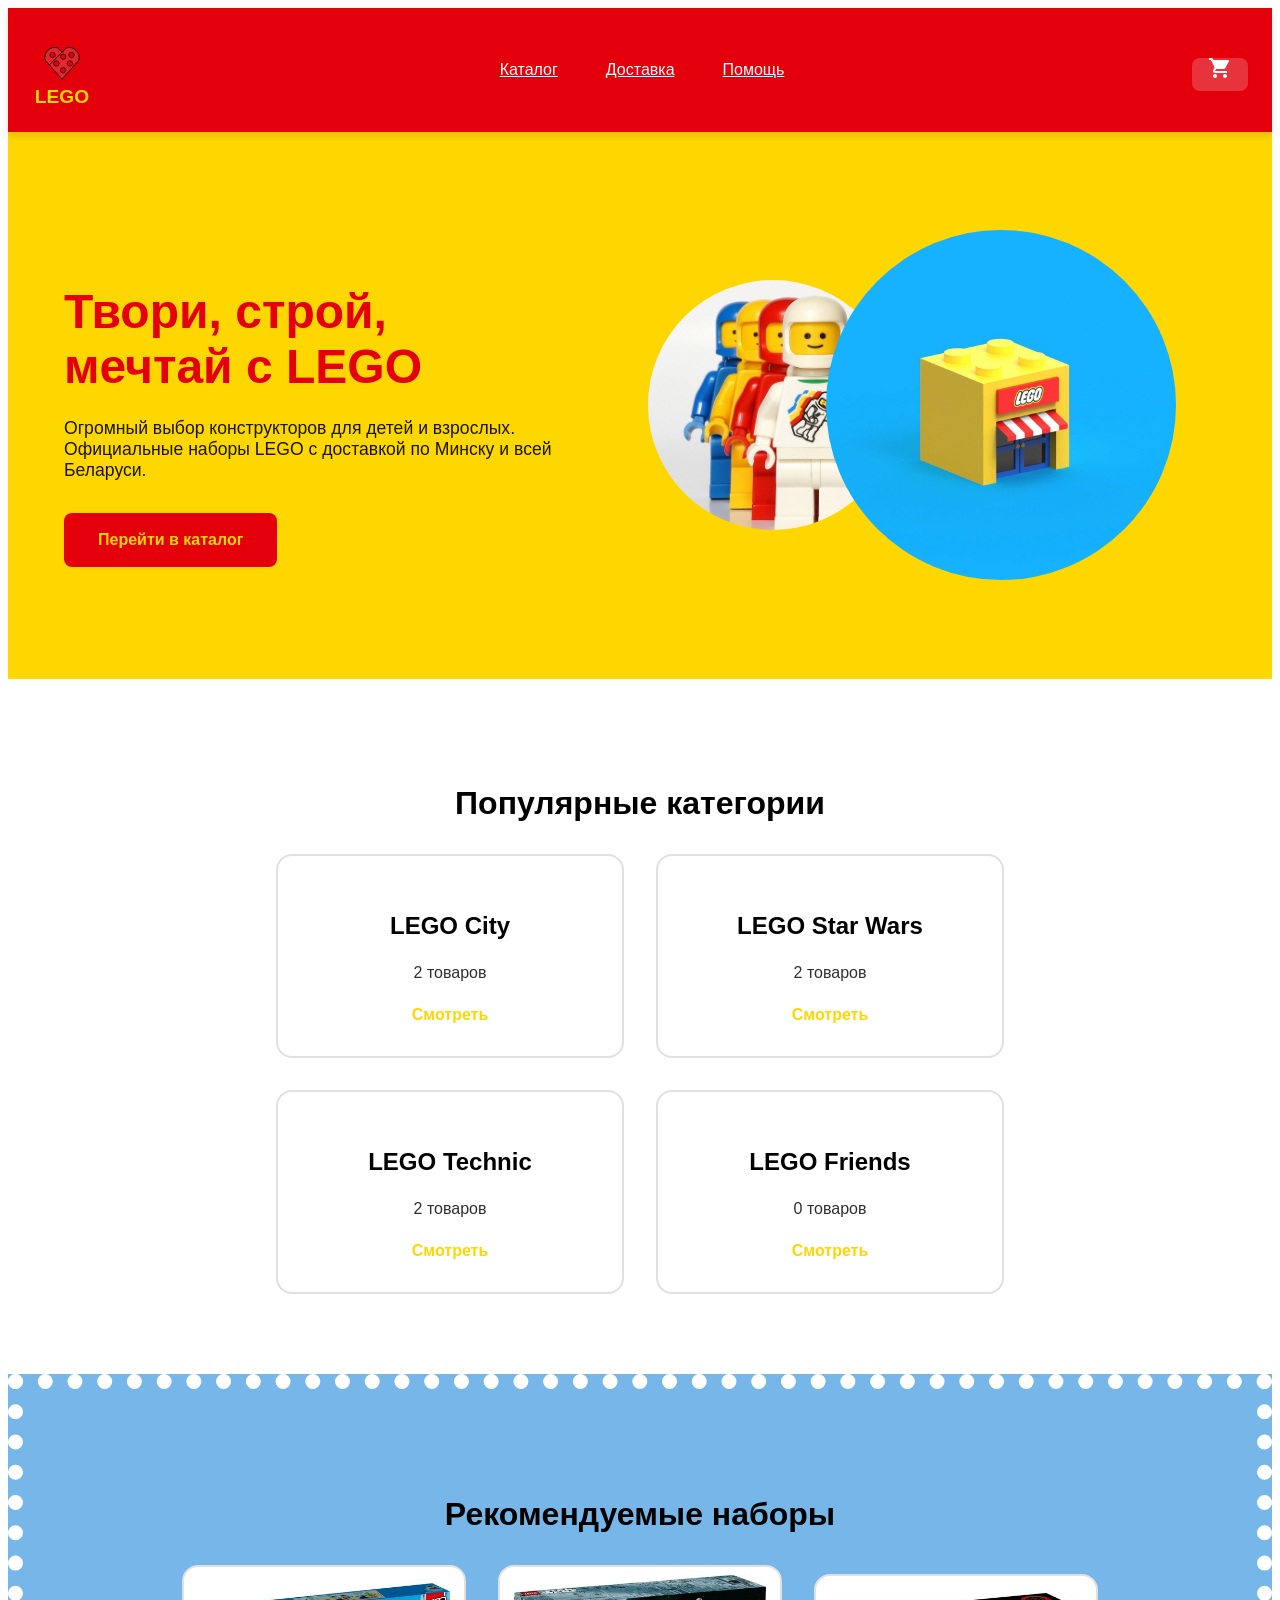
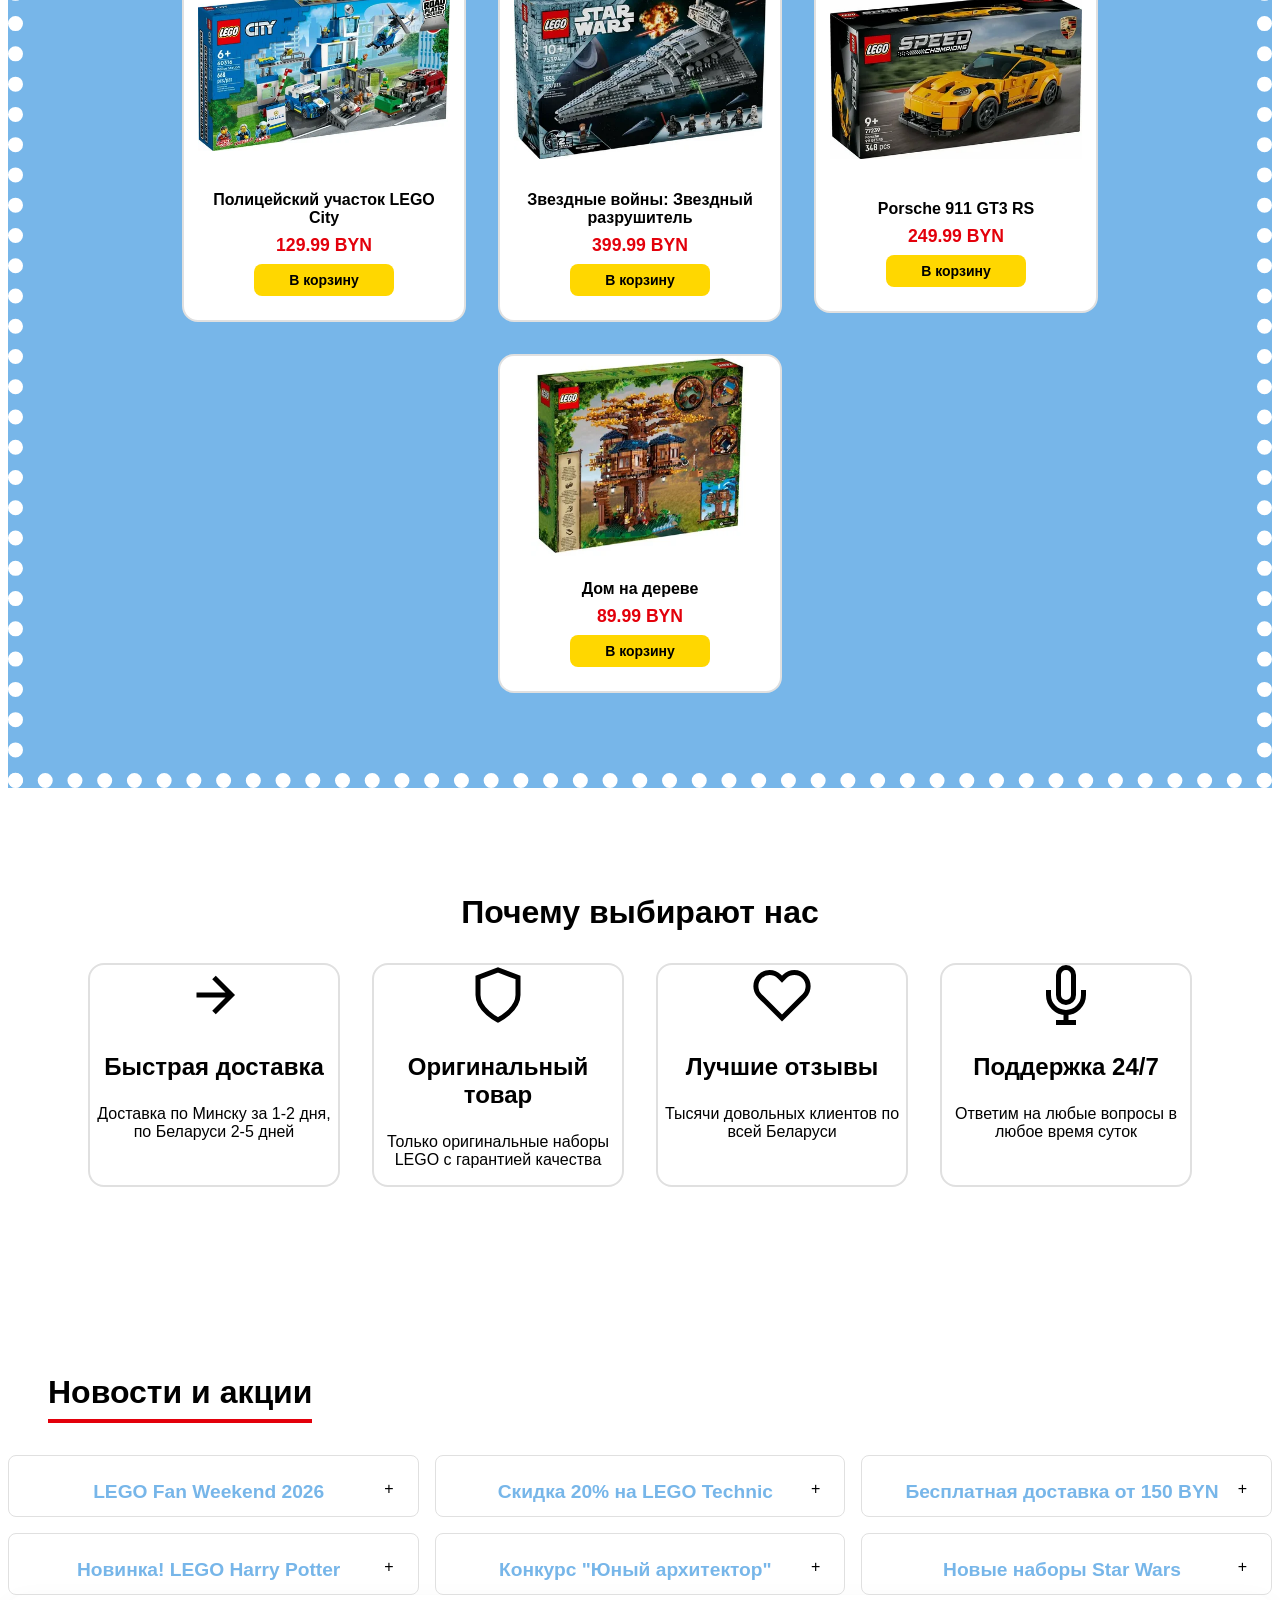
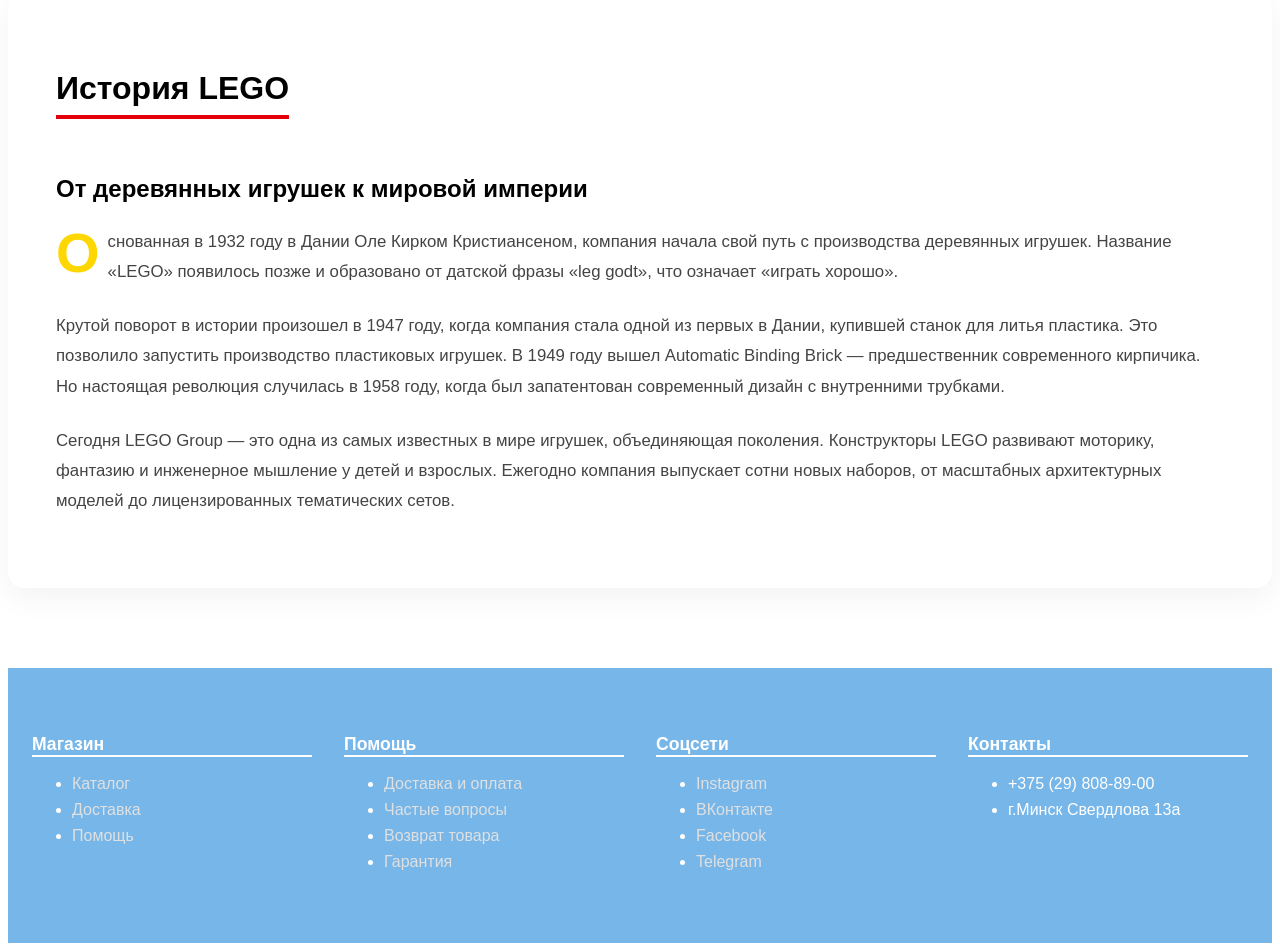
<file: index.html>
<!DOCTYPE html>
<html lang="ru">
<head>
    <meta charset="UTF-8">
    <meta name="viewport" content="width=device-width, initial-scale=1.0">
    <meta name="robots" content="index, follow">
    <title>Добро пожаловать в мир Lego!</title>

    <link rel="stylesheet" href="styles/main.css">
    <link rel="preconnect" href="https://fonts.googleapis.com">
    <link rel="preconnect" href="https://fonts.gstatic.com" crossorigin>

</head>
<body>
    <!--Хедер-->
    <header class="header">
        <div class="container header-inner">
            <a href="index.html" class="header-logo">
                <svg width="60" height="54" viewBox="0 0 260 240" xmlns="http://www.w3.org/2000/svg">
                    <rect width="260" height="240" fill="#e3000b" />
                    <path d="M130 210 L55 125 A45 45 0 0 1 110 70 L130 90 L150 70 A45 45 0 0 1 205 125 Z" fill="#e3262f" stroke="#000" stroke-width="4"/>
                    <line x1="75" y1="145" x2="135" y2="85" stroke="#000" stroke-width="4"/>
                    <circle cx="88" cy="102" r="12" fill="#e3000b" stroke="#000" stroke-width="3"/>
                    <circle cx="172" cy="102" r="12" fill="#e3000b" stroke="#000" stroke-width="3"/>
                    <circle cx="135" cy="110" r="12" fill="#e3000b" stroke="#000" stroke-width="3"/>
                    <circle cx="165" cy="140" r="12" fill="#e3000b" stroke="#000" stroke-width="3"/>
                    <circle cx="135" cy="170" r="12" fill="#e3000b" stroke="#000" stroke-width="3"/>
                    <circle cx="105" cy="140" r="12" fill="#e3000b" stroke="#000" stroke-width="3"/>
                </svg>
                <span class="logo">LEGO</span>
            </a>

             <!--Nav-->
             <nav class="header-nav" id="main-menu">
                 <a href="catalog.html" class="header-nav-link">Каталог</a>
                 <a href="delivery.html" class="header-nav-link">Доставка</a>
                 <a href="help.html" class="header-nav-link">Помощь</a>
             </nav>

            <!--Корзина-->
            <div class="header-actions">
                <a href="cart.html" class="header-cart">
                    <svg viewBox="0 0 24 24" xmlns="http://www.w3.org/2000/svg" aria-hidden="true">
                        <path d="M7 18c-1.1 0-1.99.9-1.99 2S5.9 22 7 22s2-.9 2-2-.9-2-2-2zM1 2v2h2l3.6 7.59-1.35 2.45c-.16.28-.25.61-.25.96 0 1.1.9 2 2 2h12v-2H7.42c-.14 0-.25-.11-.25-.25l.03-.12.9-1.63h7.45c.75 0 1.41-.41 1.75-1.03l3.58-6.49c.08-.14.12-.31.12-.48 0-.55-.45-1-1-1H5.21l-.94-2H1zm16 16c-1.1 0-1.99.9-1.99 2s.89 2 1.99 2 2-.9 2-2-.9-2-2-2z"/>
                    </svg>
                    <span class="header-cart-count" id="cart-count">0</span>
                </a>
            </div>
        </div>
    </header>

    <main class="main">
        <!-- Главный баннер -->
        <section class="hero">
            <div class="hero-container">
                <div class="hero-content">
                    <h1 id="hero-title" class="hero-title">Твори, строй, мечтай с LEGO</h1>
                    <p class="hero-subtitle">
                        Огромный выбор конструкторов для детей и взрослых. Официальные наборы LEGO с доставкой по Минску и всей Беларуси.
                    </p>
                    <div class="hero-cta">
                        <a href="catalog.html" class="btn-primary">Перейти в каталог</a>
                    </div>
                </div>
                <div class="hero-image">
                    <img src="assets/svg/man.jpg" class="shop">
                    <img src="assets/svg/shop.jpg" class="shop2">
                </div>
            </div>
        </section>

        <!-- Категории -->
        <section class="categories-section">
            <div class="container">
                <h2 id="categories-title" class="text-center mb-lg">Популярные категории</h2>
                <div class="catalog-grid" id="categories-grid">
                    <!-- Загрузка через JS -->
                </div>
            </div>
        </section>

        <!-- Рекомендуемые наборы -->
        <section class="featured-section" style="background-color: var(--dark-gray); border: 15px dotted white;">
            <div class="container">
                <h2 id="featured-title" class="text-center mb-lg">Рекомендуемые наборы</h2>
                <div class="catalog-grid" id="featured-grid">
        <div id="featured-grid" class="catalog-grid featured-grid">
    
    <!-- Карточка товара 1 -->
    <div class="product-card" data-id="1">
        <div class="product-card-content">
            <h3 class="product-card-title">LEGO Star Wars Millennium Falcon</h3>
            <div class="product-card-category">Star Wars</div>
            <div class="product-card-price">
                $149.99
            </div>
            <button class="product-card-button add-to-cart" data-id="1">
                 В корзину
            </button>
        </div>
    </div>

    <!-- Карточка товара 2 -->
    <div class="product-card" data-id="2">
        <div class="product-card-content">
            <h3 class="product-card-title">LEGO City Police Station</h3>
            <div class="product-card-category">City</div>
            <div class="product-card-price">
                $89.99
            </div>
            <button class="product-card-button add-to-cart" data-id="2">
                В корзину
            </button>
        </div>
    </div>

    <!-- Карточка товара 3 -->
    <div class="product-card" data-id="3">
        <div class="product-card-content">
            <h3 class="product-card-title">LEGO Technic Bugatti Chiron</h3>
            <div class="product-card-category">Technic</div>
            <div class="product-card-price">
                $349.99
            </div>
            <button class="product-card-button add-to-cart" data-id="3">
                 В корзину
            </button>
        </div>
    </div>

    <!-- Карточка товара 4 -->
    <div class="product-card" data-id="4">
        <div class="product-card-content">
            <h3 class="product-card-title">LEGO Harry Potter Hogwarts Castle</h3>
            <div class="product-card-category">Harry Potter</div>
            <div class="product-card-price">
                $399.99
            </div>
            <button class="product-card-button add-to-cart" data-id="4">
                 В корзину
            </button>
        </div>
    </div>

    <!-- Карточка товара 5 -->
    <div class="product-card" data-id="5">
        <div class="product-card-content">
            <h3 class="product-card-title">LEGO Minecraft The Cave</h3>
            <div class="product-card-category">Minecraft</div>
            <div class="product-card-price">
                $79.99
            </div>
            <button class="product-card-button add-to-cart" data-id="5">
                В корзину
            </button>
        </div>
    </div>
</div>
                </div>
            </div>
        </section>

        <!-- Преимущества -->
        <section class="advantages-section">
                <h2 id="advantages-title" class="text-center mb-lg">Почему выбирают нас</h2>
                <div class="catalog-grid">
                    <div class="card">
                        <div class="card-body text-center">
                            <svg width="60" height="60" viewBox="0 0 24 24" fill="none" stroke="currentColor" stroke-width="2" aria-hidden="true">
                                <path d="M5 12h14M12 5l7 7-7 7"/>
                            </svg>
                            <h3 class="card-title mt-md">Быстрая доставка</h3>
                            <p>Доставка по Минску за 1-2 дня, по Беларуси 2-5 дней</p>
                        </div>
                    </div>
                    <div class="card">
                        <div class="card-body text-center">
                            <svg width="60" height="60" viewBox="0 0 24 24" fill="none" stroke="currentColor" stroke-width="2" aria-hidden="true">
                                <path d="M12 22s8-4 8-10V5l-8-3-8 3v7c0 6 8 10 8 10z"/>
                            </svg>
                            <h3 class="card-title mt-md">Оригинальный товар</h3>
                            <p>Только оригинальные наборы LEGO с гарантией качества</p>
                        </div>
                    </div>
                    <div class="card">
                        <div class="card-body text-center">
                            <svg width="60" height="60" viewBox="0 0 24 24" fill="none" stroke="currentColor" stroke-width="2" aria-hidden="true">
                                <path d="M20.84 4.61a5.5 5.5 0 0 0-7.78 0L12 5.67l-1.06-1.06a5.5 5.5 0 0 0-7.78 7.78l1.06 1.06L12 21.23l7.78-7.78 1.06-1.06a5.5 5.5 0 0 0 0-7.78z"/>
                            </svg>
                            <h3 class="card-title mt-md">Лучшие отзывы</h3>
                            <p>Тысячи довольных клиентов по всей Беларуси</p>
                        </div>
                    </div>
                    <div class="card">
                        <div class="card-body text-center">
                            <svg width="60" height="60" viewBox="0 0 24 24" fill="none" stroke="currentColor" stroke-width="2" aria-hidden="true">
                                <path d="M12 1a3 3 0 0 0-3 3v8a3 3 0 0 0 6 0V4a3 3 0 0 0-3-3z"/>
                                <path d="M19 10v2a7 7 0 0 1-14 0v-2"/>
                                <line x1="12" y1="19" x2="12" y2="23"/>
                                <line x1="8" y1="23" x2="16" y2="23"/>
                            </svg>
                            <h3 class="card-title mt-md">Поддержка 24/7</h3>
                            <p>Ответим на любые вопросы в любое время суток</p>
                        </div>
                    </div>
                </div>
        </section>

        <!--Новости-->
        <section class="intro-sections" style="margin-top: 80px;">
                <h2 class="section-title"style="margin-left: 40px;">Новости и акции</h2>
                <div id="news-accordion" class="news-accordion">

                   <div class="news-card">
    <div class="news-card-header">
        <h3 class="news-card-title">LEGO Fan Weekend 2026</h3>
        <span class="news-card-toggle">+</span>
    </div>
    <div class="news-card-body">
        <p class="news-card-excerpt">10-12 мая на Примаковском лугу пройдёт крупнейшее сборище LEGO-энтузиастов Беларуси. Трёхдневная программа включает конкурс авторских MOC-созданий с ценными призами, зону обмена редких деталей, масштабную фоторамку 4×4 метра для памятных фото, серию мастер-классов от опытных AFOL (Adult Fans of LEGO) и эксклюзивные сувениры от организаторов. Вход свободный для всех посетителей. Обязательная предварительная регистрация на официальном сайте.</p>
    </div>
</div>

<div class="news-card">
    <div class="news-card-header">
        <h3 class="news-card-title">Скидка 20% на LEGO Technic</h3>
        <span class="news-card-toggle">+</span>
    </div>
    <div class="news-card-body">
        <p class="news-card-excerpt">Только до конца мая действует специальное предложение на серию LEGO Technic. Погрузитесь в мир инженерии и механики с набором "Бугатти Широн", "Грузовик с краном" или "Гоночный болид Формулы-1". Соберите точные копии настоящих машин с рабочими деталями: рулевым управлением, поршневыми двигателями и коробками передач. Акция распространяется как на новые поступления, так и на уже существующие модели. Не упустите возможность приобрести любимые наборы по сниженным ценам!</p>
    </div>
</div>

<div class="news-card">
    <div class="news-card-header">
        <h3 class="news-card-title">Бесплатная доставка от 150 BYN</h3>
        <span class="news-card-toggle">+</span>
    </div>
    <div class="news-card-body">
        <p class="news-card-excerpt">Рады сообщить, что теперь доставка по Минску и всей Беларуси становится ещё доступнее! При оформлении заказа на сумму от 150 белорусских рублей доставка абсолютно бесплатна. Предложение действует на все товары, включая новинки и наборы из эксклюзивных коллекций. Доставка осуществляется курьерской службой в течение 1-3 рабочих дней. Акция действует без ограничения по весу и габаритам заказа. Приятных покупок и быстрой сборки!</p>
    </div>
</div>

<div class="news-card">
    <div class="news-card-header">
        <h3 class="news-card-title">Новинка! LEGO Harry Potter</h3>
        <span class="news-card-toggle">+</span>
    </div>
    <div class="news-card-body">
        <p class="news-card-excerpt">Представляем долгожданную новинку — детализированный набор "Запретный лес" из вселенной Гарри Поттера. В комплекте: фигурки Гарри, Гермионы, Рона, Бакбика и огромный паук Акромантула. Набор включает более 800 деталей для создания магического леса с движущимися ветвями, скрытой пещерой и светящимися в темноте элементами. Эксклюзивная мини-фигурка профессора Люпина в подарок при заказе в первую неделю продаж. Поступает в продажу с 20 мая!</p>
    </div>
</div>

<div class="news-card">
    <div class="news-card-header">
        <h3 class="news-card-title">Конкурс "Юный архитектор"</h3>
        <span class="news-card-toggle">+</span>
    </div>
    <div class="news-card-body">
        <p class="news-card-excerpt">LEGO объявляет конкурс среди детей от 7 до 14 лет на лучшую архитектурную постройку. Создайте уникальное здание, мост или целый город из деталей LEGO, сделайте фото и отправьте до 1 июня. Главный приз — ежегодная подписка на наборы LEGO (12 коробок в год!) и поездка в LEGOLAND Billund (Дания). Второе и третье места получат подарочные сертификаты на 200 и 100 рублей. Все участники — именные дипломы и промокоды на скидку 15%. Ждём ваши работы!</p>
    </div>
</div>

<div class="news-card">
    <div class="news-card-header">
        <h3 class="news-card-title">Новые наборы Star Wars</h3>
        <span class="news-card-toggle">+</span>
    </div>
    <div class="news-card-body">
        <p class="news-card-excerpt">В нашем магазине появились долгожданные новые наборы LEGO Star Wars 2026 года. Коллекция включает реплики знаменитых космических кораблей — от X-wing до гигантского Star Destroyer, а также детализированные сцены из эпических фильмов. Особое внимание стоит уделить лимитированным изданиям (limited edition), которые уже разлетаются как горячие пирожки. Торопитесь, количество эксклюзивных коробок ограничено, а некоторые наборы могут быстро закончиться!</p>
    </div>
</div>

                </div>
        </section>

                <!--История-->
                <section class="history-column">
                    <div class="history-content">
                        <h2 class="section-title">История LEGO</h2>
                        <h3 class="section-subtitle">От деревянных игрушек к мировой империи</h3>
                        <div class="history-text">
                            <p>Основанная в 1932 году в Дании Оле Кирком Кристиансеном, компания начала свой путь с производства деревянных игрушек. Название «LEGO» появилось позже и образовано от датской фразы «leg godt», что означает «играть хорошо».</p>
                            <p>Крутой поворот в истории произошел в 1947 году, когда компания стала одной из первых в Дании, купившей станок для литья пластика. Это позволило запустить производство пластиковых игрушек. В 1949 году вышел Automatic Binding Brick — предшественник современного кирпичика. Но настоящая революция случилась в 1958 году, когда был запатентован современный дизайн с внутренними трубками.</p>
                            <p>Сегодня LEGO Group — это одна из самых известных в мире игрушек, объединяющая поколения. Конструкторы LEGO развивают моторику, фантазию и инженерное мышление у детей и взрослых. Ежегодно компания выпускает сотни новых наборов, от масштабных архитектурных моделей до лицензированных тематических сетов.</p>
                        </div>
                    </div>
                </section>

            </div>
        </section>
    </main>

    <!-- Footer placeholder -->
    <div id="footer-placeholder"></div>

    <!--JavaScript-->
    <script src="scripts/main.js" defer></script>
</body>
</html>
</file>
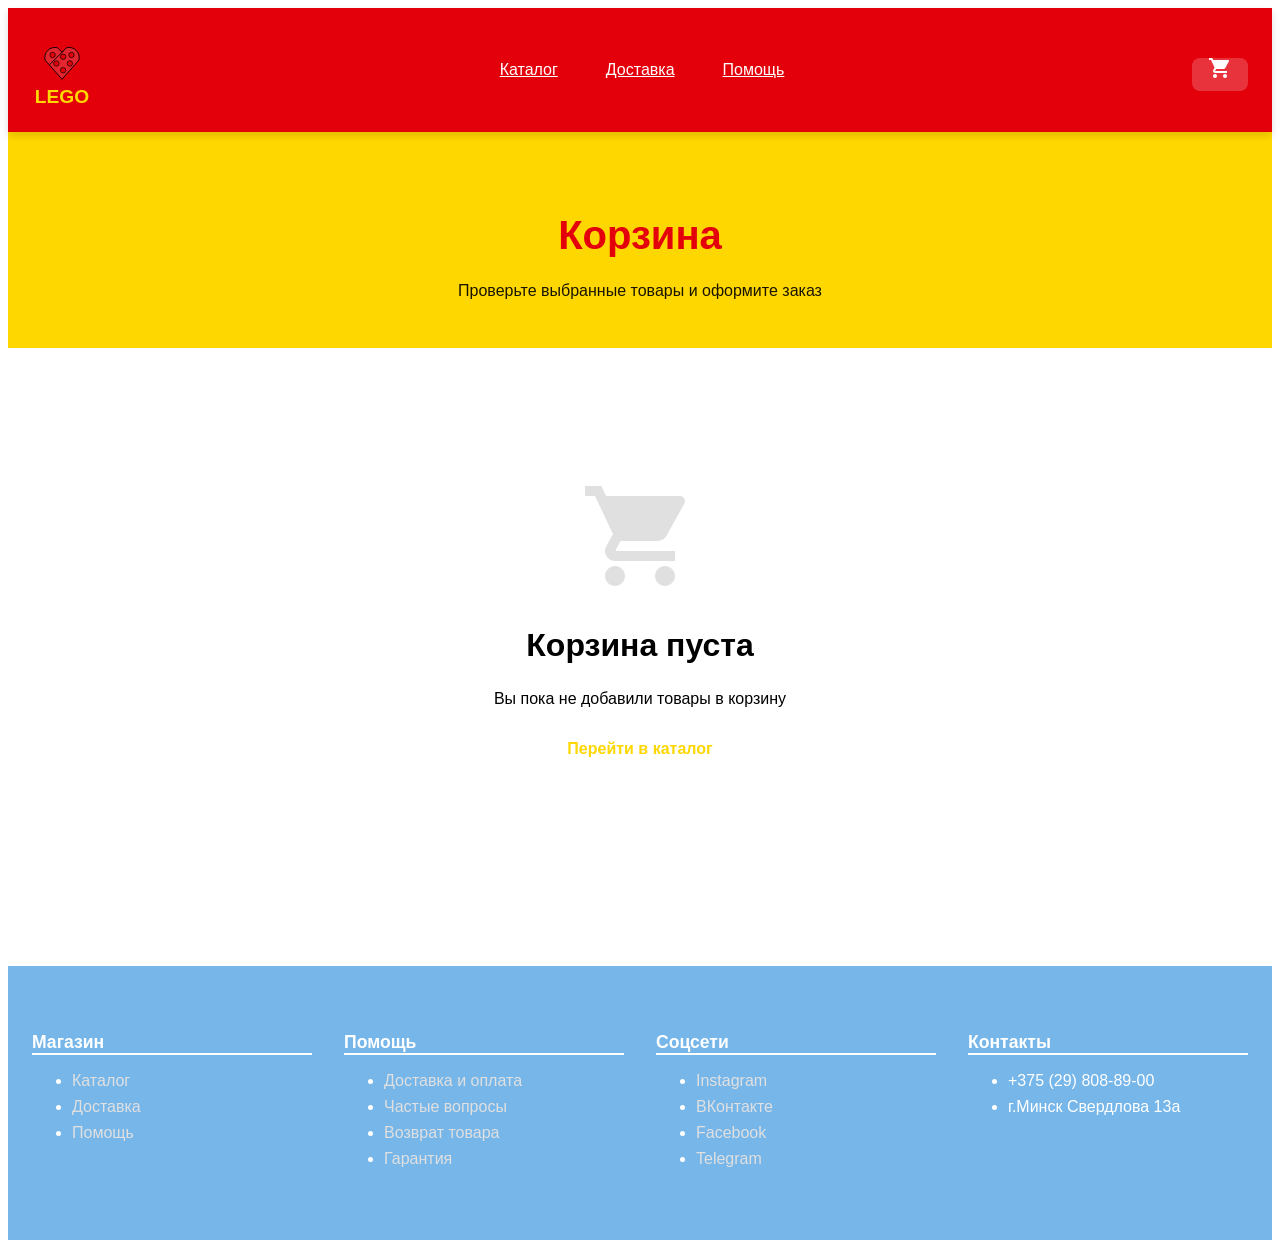
<file: cart.html>
<!DOCTYPE html>
<html lang="ru">
<head>
    <meta charset="UTF-8">
    <meta name="viewport" content="width=device-width, initial-scale=1.0">
    <title>Корзина - Интернет-магазин LEGO Беларусь</title>
    <link rel="stylesheet" href="styles/main.css">
</head>
<body>
      <header class="header">
        <div class="container header-inner">
            <a href="index.html" class="header-logo">
                <svg width="60" height="54" viewBox="0 0 260 240" xmlns="http://www.w3.org/2000/svg">
                    <rect width="260" height="240" fill="#e3000b" />
                    <path d="M130 210 L55 125 A45 45 0 0 1 110 70 L130 90 L150 70 A45 45 0 0 1 205 125 Z" fill="#e3262f" stroke="#000" stroke-width="4"/>
                    <line x1="75" y1="145" x2="135" y2="85" stroke="#000" stroke-width="4"/>
                    <circle cx="88" cy="102" r="12" fill="#e3000b" stroke="#000" stroke-width="3"/>
                    <circle cx="172" cy="102" r="12" fill="#e3000b" stroke="#000" stroke-width="3"/>
                    <circle cx="135" cy="110" r="12" fill="#e3000b" stroke="#000" stroke-width="3"/>
                    <circle cx="165" cy="140" r="12" fill="#e3000b" stroke="#000" stroke-width="3"/>
                    <circle cx="135" cy="170" r="12" fill="#e3000b" stroke="#000" stroke-width="3"/>
                    <circle cx="105" cy="140" r="12" fill="#e3000b" stroke="#000" stroke-width="3"/>
                </svg>
                <span class="logo">LEGO</span>
            </a>


             <nav class="header-nav">
                 <a href="catalog.html" class="header-nav-link">Каталог</a>
                 <a href="delivery.html" class="header-nav-link">Доставка</a>
                 <a href="help.html" class="header-nav-link">Помощь</a>
             </nav>

            <div class="header-actions">
                <a href="cart.html" class="header-cart active">
                    <svg viewBox="0 0 24 24" xmlns="http://www.w3.org/2000/svg" aria-hidden="true">
                        <path d="M7 18c-1.1 0-1.99.9-1.99 2S5.9 22 7 22s2-.9 2-2-.9-2-2-2zM1 2v2h2l3.6 7.59-1.35 2.45c-.16.28-.25.61-.25.96 0 1.1.9 2 2 2h12v-2H7.42c-.14 0-.25-.11-.25-.25l.03-.12.9-1.63h7.45c.75 0 1.41-.41 1.75-1.03l3.58-6.49c.08-.14.12-.31.12-.48 0-.55-.45-1-1-1H5.21l-.94-2H1zm16 16c-1.1 0-1.99.9-1.99 2s.89 2 1.99 2 2-.9 2-2-.9-2-2-2z"/>
                    </svg>
                    <span class="header-cart-count" id="cart-count">0</span>
                </a>
            </div>
        </div>
    </header>

    <main class="main">
        <!-- Page Header -->
        <section class="page-header">
            <div class="container">
                <h1>Корзина</h1>
                <p>Проверьте выбранные товары и оформите заказ</p>
            </div>
        </section>

        <section class="cart">
            <div class="container">
                <div id="empty-cart" class="cart-empty">
                    <svg viewBox="0 0 24 24" xmlns="http://www.w3.org/2000/svg" aria-hidden="true">
                        <path d="M7 18c-1.1 0-1.99.9-1.99 2S5.9 22 7 22s2-.9 2-2-.9-2-2-2zM1 2v2h2l3.6 7.59-1.35 2.45c-.16.28-.25.61-.25.96 0 1.1.9 2 2 2h12v-2H7.42c-.14 0-.25-.11-.25-.25l.03-.12.9-1.63h7.45c.75 0 1.41-.41 1.75-1.03l3.58-6.49c.08-.14.12-.31.12-.48 0-.55-.45-1-1-1H5.21l-.94-2H1zm16 16c-1.1 0-1.99.9-1.99 2s.89 2 1.99 2 2-.9 2-2-.9-2-2-2z"/>
                    </svg>
                    <h2>Корзина пуста</h2>
                    <p class="mb-lg">Вы пока не добавили товары в корзину</p>
                    <a href="catalog.html" class="btn btn--primary btn--large">Перейти в каталог</a>
                </div>

                <!--Товары-->
                <div id="cart-content" style="display: none;">
                    <form id="cart-form">
                        <table class="cart-table">
                            <thead>
                                <tr>
                                    <th>Товар</th>
                                    <th>Цена</th>
                                    <th>Количество</th>
                                    <th>Сумма</th>
                                </tr>
                            </thead>
                            <tbody id="cart-items">
                                <!--Загрузка через js-->
                            </tbody>
                        </table>

                        <div class="cart-summary">
                            <h3>Итого</h3>
                            <div class="cart-summary-row">
                                <span>Товаров:</span>
                                <span id="total-items">0</span>
                            </div>
                            <div class="cart-summary-row">
                                <span>Сумма:</span>
                                <span id="total-price">0.00 BYN</span>
                            </div>
                            <div class="cart-summary-row">
                                <span>Доставка:</span>
                                <span id="shipping-cost">0.00 BYN</span>
                            </div>
                            <div class="cart-summary-row cart-summary-total">
                                <span>К оплате:</span>
                                <span id="grand-total">0.00 BYN</span>
                            </div>
                        </div>
                    </form>

                    <div class="mt-xl text-center" style="position: absolute;right: 5%;">
                        <a href="catalog.html" class="btn btn--outline">Продолжить покупки</a>
                        <button type="submit" class="btn btn--primary btn--large">Оформить заказ</button>
                    </div>
                </div>
            </div>
        </section>
    </main>

    <!-- Footer placeholder -->
    <div id="footer-placeholder"></div>

    <!-- JavaScript -->
    <script src="scripts/main.js" defer></script>
</body>
</html>
</file>
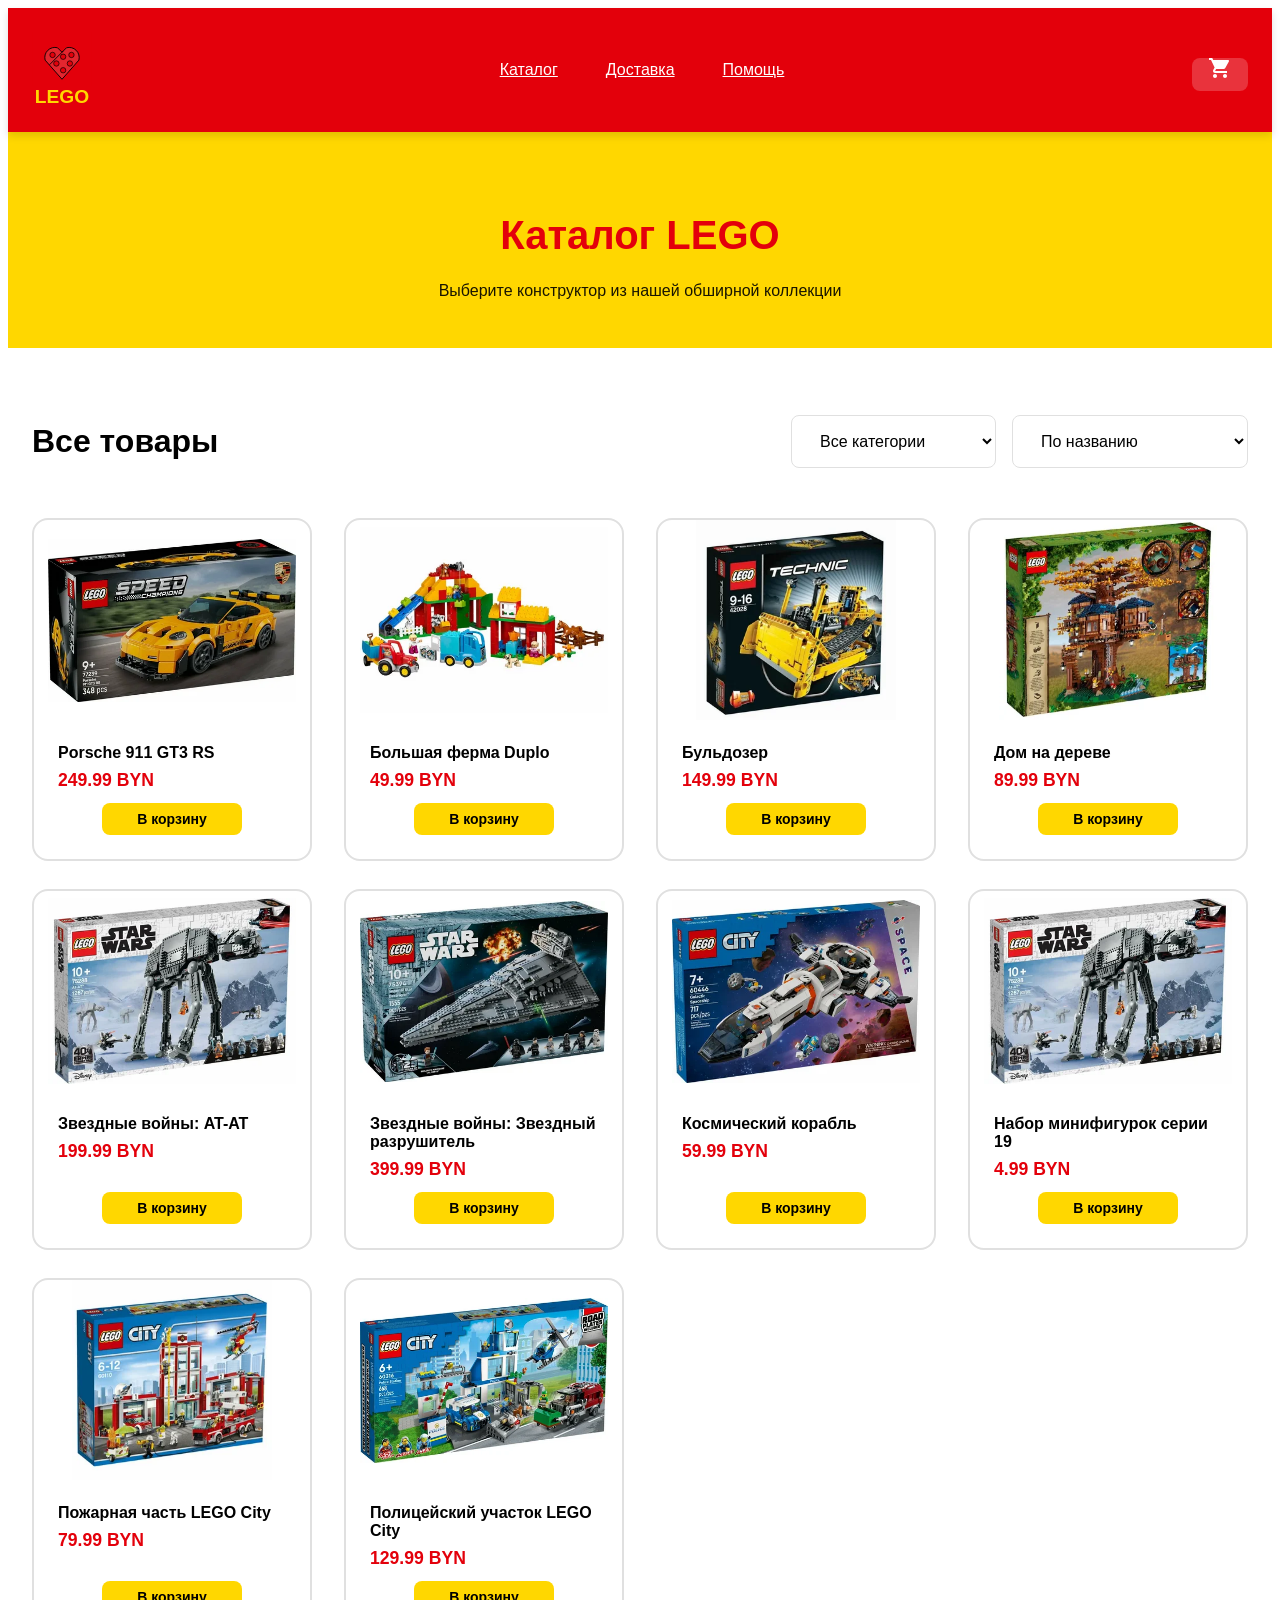
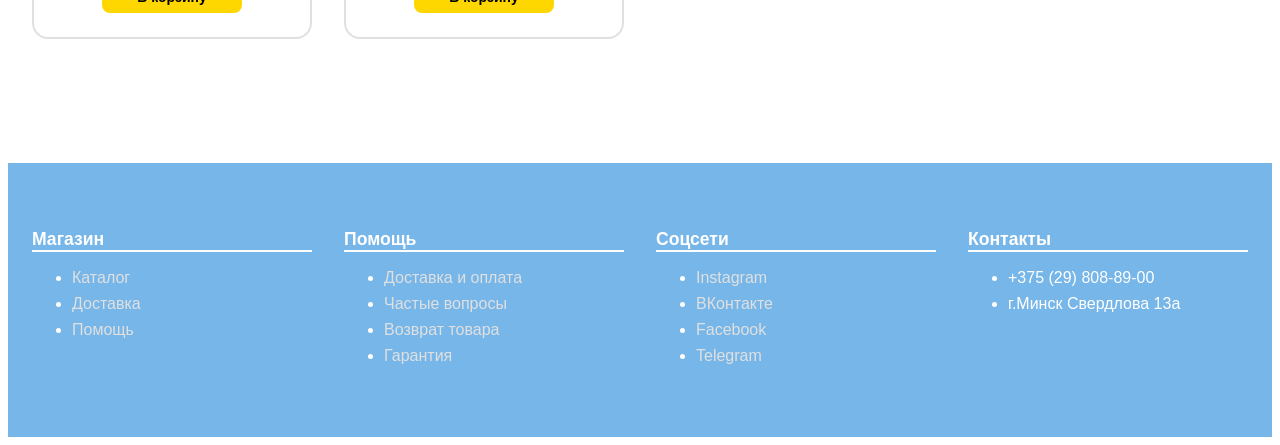
<file: catalog.html>
<!DOCTYPE html>
<html lang="ru">
<head>
    <meta charset="UTF-8">
    <meta name="viewport" content="width=device-width, initial-scale=1.0">
    <title>Каталог LEGO - Интернет-магазин LEGO Беларусь</title>
    <link rel="stylesheet" href="styles/main.css">
</head>
<body>
    <!-- Header -->
      <header class="header">
        <div class="container header-inner">
            <a href="index.html" class="header-logo">
              <svg width="60" height="54" viewBox="0 0 260 240" xmlns="http://www.w3.org/2000/svg">
                    <rect width="260" height="240" fill="#e3000b" />
                    <path d="M130 210 L55 125 A45 45 0 0 1 110 70 L130 90 L150 70 A45 45 0 0 1 205 125 Z" fill="#e3262f" stroke="#000" stroke-width="4"/>
                    <line x1="75" y1="145" x2="135" y2="85" stroke="#000" stroke-width="4"/>
                    <circle cx="88" cy="102" r="12" fill="#e3000b" stroke="#000" stroke-width="3"/>
                    <circle cx="172" cy="102" r="12" fill="#e3000b" stroke="#000" stroke-width="3"/>
                    <circle cx="135" cy="110" r="12" fill="#e3000b" stroke="#000" stroke-width="3"/>
                    <circle cx="165" cy="140" r="12" fill="#e3000b" stroke="#000" stroke-width="3"/>
                    <circle cx="135" cy="170" r="12" fill="#e3000b" stroke="#000" stroke-width="3"/>
                    <circle cx="105" cy="140" r="12" fill="#e3000b" stroke="#000" stroke-width="3"/>
                </svg>
                <span class="logo">LEGO</span>
            </a>


             <nav class="header-nav">
                 <a href="catalog.html" class="header-nav-link active">Каталог</a>
                 <a href="delivery.html" class="header-nav-link">Доставка</a>
                 <a href="help.html" class="header-nav-link">Помощь</a>
             </nav>

            <div class="header-actions">
                <a href="cart.html" class="header-cart">
                    <svg viewBox="0 0 24 24" xmlns="http://www.w3.org/2000/svg" aria-hidden="true">
                        <path d="M7 18c-1.1 0-1.99.9-1.99 2S5.9 22 7 22s2-.9 2-2-.9-2-2-2zM1 2v2h2l3.6 7.59-1.35 2.45c-.16.28-.25.61-.25.96 0 1.1.9 2 2 2h12v-2H7.42c-.14 0-.25-.11-.25-.25l.03-.12.9-1.63h7.45c.75 0 1.41-.41 1.75-1.03l3.58-6.49c.08-.14.12-.31.12-.48 0-.55-.45-1-1-1H5.21l-.94-2H1zm16 16c-1.1 0-1.99.9-1.99 2s.89 2 1.99 2 2-.9 2-2-.9-2-2-2z"/>
                    </svg>
                    <span class="header-cart-count" id="cart-count">0</span>
                </a>
            </div>
        </div>
    </header>

    <main class="main">
        <!-- Page Header -->
        <section class="page-header">
            <div class="container">
                <h1>Каталог LEGO</h1>
                <p>Выберите конструктор из нашей обширной коллекции</p>
            </div>
        </section>

        <!-- Catalog Filters -->
        <section class="catalog">
            <div class="container">
                <div class="catalog-header">
                    <h2 id="catalog-title" class="catalog-title">Все товары</h2>

                    <div class="catalog-filters">
                        <select id="category-filter" class="form-select">
                            <option value="all">Все категории</option>
                            <option value="city">LEGO City</option>
                            <option value="star-wars">LEGO Star Wars</option>
                            <option value="technic">LEGO Technic</option>
                            <option value="creator">LEGO Creator</option>
                            <option value="friends">LEGO Friends</option>
                            <option value="duplo">LEGO Duplo</option>
                            <option value="architecture">LEGO Architecture</option>
                            <option value="minifigures">Minifigures</option>
                        </select>

                        <select id="sort-filter" class="form-select">
                            <option value="name">По названию</option>
                            <option value="price-asc">Цена: по возрастанию</option>
                            <option value="price-desc">Цена: по убыванию</option>
                            <option value="pieces">Количество деталей</option>
                        </select>
                    </div>
                </div>

                <div class="catalog-grid" id="catalog-grid">
                    <!-- Products will be loaded dynamically by JavaScript -->
                </div>

                <!-- Loading State -->
                <div id="loading" class="text-center" style="padding: 3rem 0; display: none;">
                    <div class="spinner"></div>
                    <p>Загрузка товаров...</p>
                </div>

                <!-- No Results -->
                <div id="no-results" class="text-center" style="padding: 3rem 0; display: none;">
                    <svg width="80" height="80" viewBox="0 0 24 24" fill="none" stroke="currentColor" stroke-width="2" aria-hidden="true">
                        <circle cx="11" cy="11" r="8"/>
                        <line x1="21" y1="21" x2="16.65" y2="16.65"/>
                    </svg>
                    <h3>Товары не найдены</h3>
                    <p>Попробуйте изменить параметры фильтра</p>
                </div>
            </div>
        </section>
    </main>

    <!-- Footer placeholder -->
    <div id="footer-placeholder"></div>

    <!-- JavaScript -->
    <script src="scripts/main.js" defer></script>
</body>
</html>
</file>
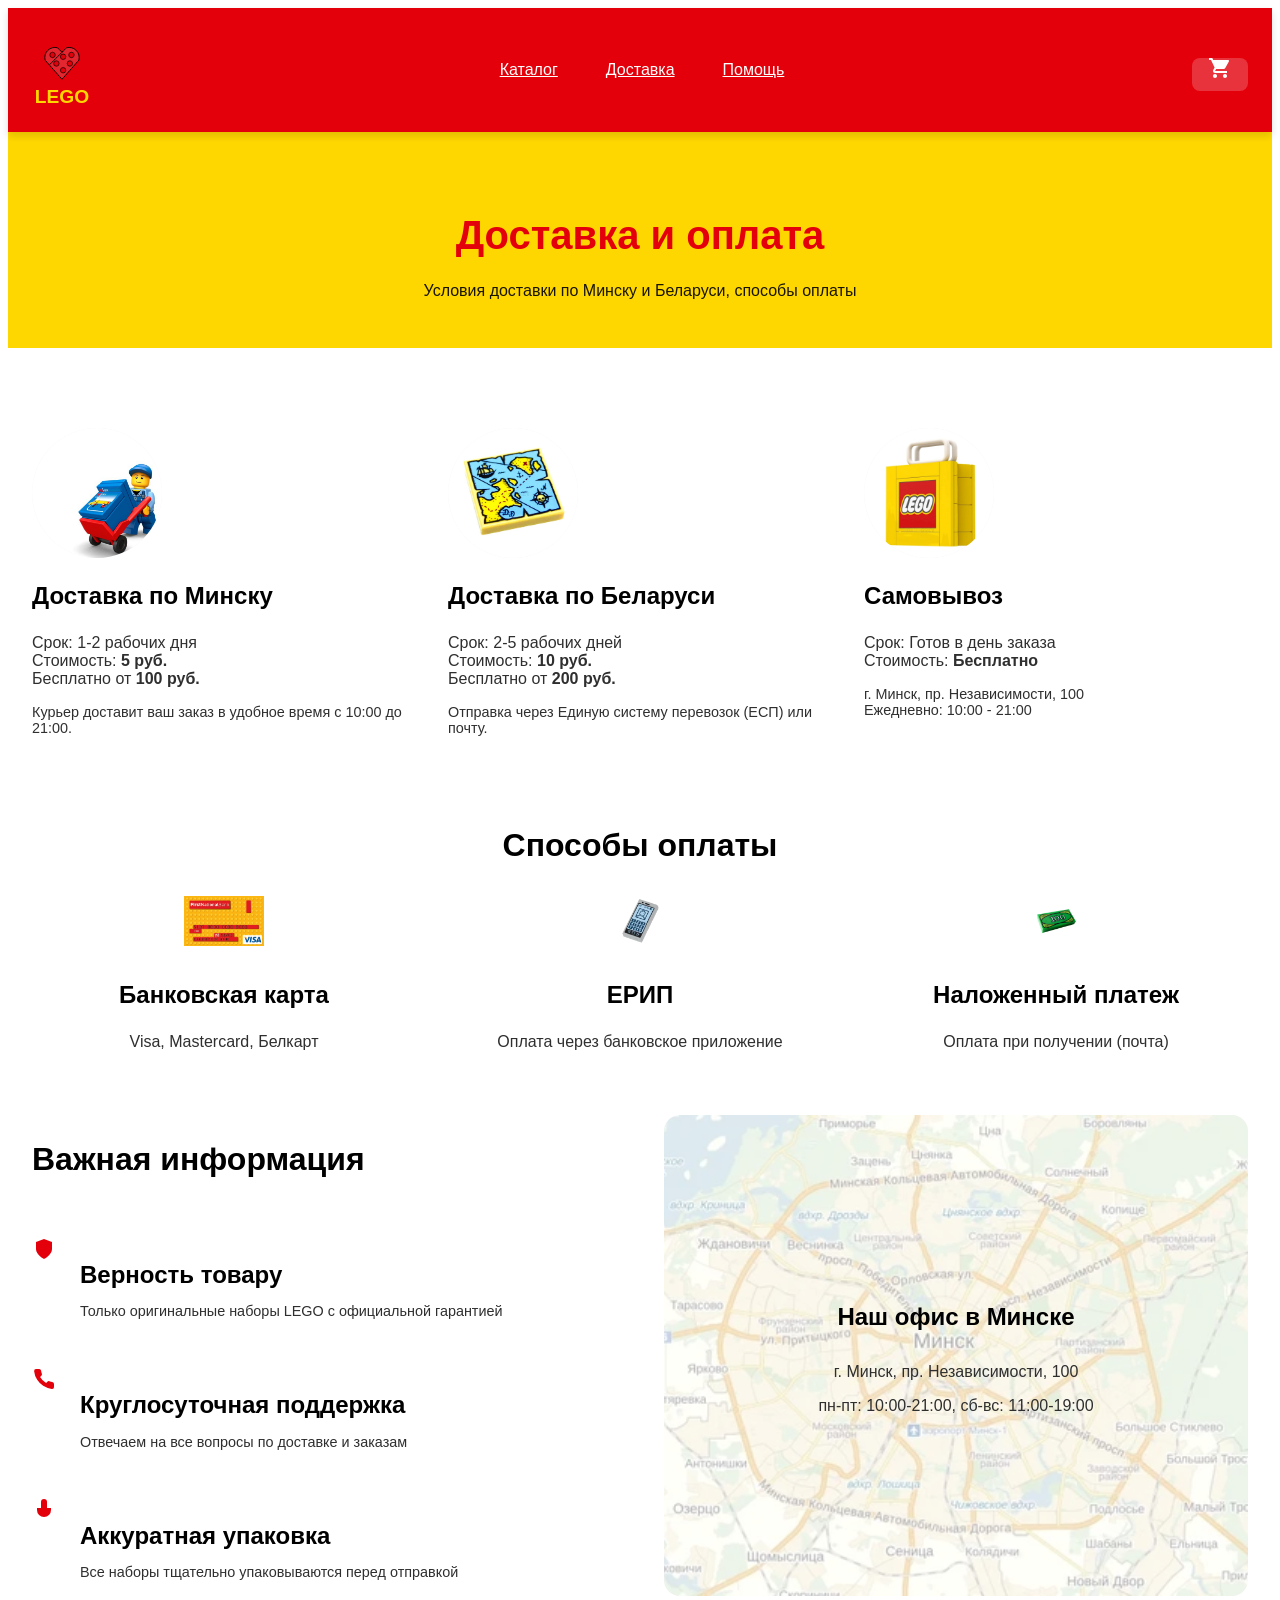
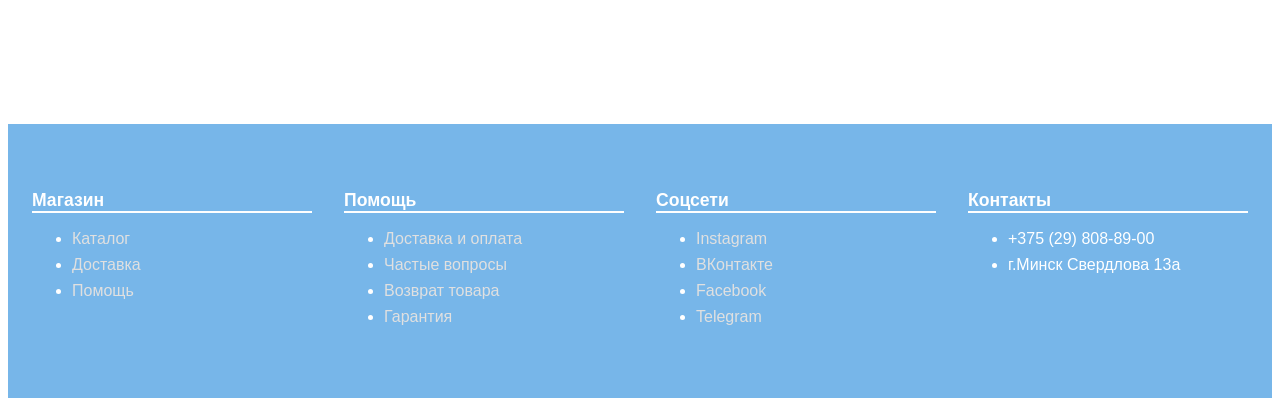
<file: delivery.html>
<!DOCTYPE html>
<html lang="ru">
<head>
    <meta charset="UTF-8">
    <meta name="viewport" content="width=device-width, initial-scale=1.0">
    <title>Доставка LEGO - Интернет-магазин LEGO Беларусь</title>
    <link rel="stylesheet" href="styles/main.css">
</head>
<body>
    <!-- Header -->
       <header class="header">
        <div class="container header-inner">
            <a href="index.html" class="header-logo">
                <svg width="60" height="54" viewBox="0 0 260 240" xmlns="http://www.w3.org/2000/svg">
                    <rect width="260" height="240" fill="#e3000b" />
                    <path d="M130 210 L55 125 A45 45 0 0 1 110 70 L130 90 L150 70 A45 45 0 0 1 205 125 Z" fill="#e3262f" stroke="#000" stroke-width="4"/>
                    <line x1="75" y1="145" x2="135" y2="85" stroke="#000" stroke-width="4"/>
                    <circle cx="88" cy="102" r="12" fill="#e3000b" stroke="#000" stroke-width="3"/>
                    <circle cx="172" cy="102" r="12" fill="#e3000b" stroke="#000" stroke-width="3"/>
                    <circle cx="135" cy="110" r="12" fill="#e3000b" stroke="#000" stroke-width="3"/>
                    <circle cx="165" cy="140" r="12" fill="#e3000b" stroke="#000" stroke-width="3"/>
                    <circle cx="135" cy="170" r="12" fill="#e3000b" stroke="#000" stroke-width="3"/>
                    <circle cx="105" cy="140" r="12" fill="#e3000b" stroke="#000" stroke-width="3"/>
                </svg>
                <span class="logo">LEGO</span>
            </a>


            <nav class="header-nav">
                <a href="catalog.html" class="header-nav-link">Каталог</a>
                <a href="delivery.html" class="header-nav-link active">Доставка</a>
                <a href="help.html" class="header-nav-link">Помощь</a>
            </nav>

            <div class="header-actions">
                <a href="cart.html" class="header-cart">
                    <svg viewBox="0 0 24 24" xmlns="http://www.w3.org/2000/svg" aria-hidden="true">
                        <path d="M7 18c-1.1 0-1.99.9-1.99 2S5.9 22 7 22s2-.9 2-2-.9-2-2-2zM1 2v2h2l3.6 7.59-1.35 2.45c-.16.28-.25.61-.25.96 0 1.1.9 2 2 2h12v-2H7.42c-.14 0-.25-.11-.25-.25l.03-.12.9-1.63h7.45c.75 0 1.41-.41 1.75-1.03l3.58-6.49c.08-.14.12-.31.12-.48 0-.55-.45-1-1-1H5.21l-.94-2H1zm16 16c-1.1 0-1.99.9-1.99 2s.89 2 1.99 2 2-.9 2-2-.9-2-2-2z"/>
                    </svg>
                    <span class="header-cart-count" id="cart-count">0</span>
                </a>
            </div>
        </div>
    </header>

    <main class="main" role="main">
        <!-- Page Header -->
        <section class="page-header">
            <div class="container">
                <h1>Доставка и оплата</h1>
                <p>Условия доставки по Минску и Беларуси, способы оплаты</p>
            </div>
        </section>

        <!-- Delivery Info -->
        <section class="catalog">
            <div class="container">
                <div class="catalog-grid" style="grid-template-columns: repeat(auto-fit, minmax(300px, 1fr)); gap: var(--spacing-lg);">
                    
                    <div class="card">
                        <div class="card-image" style="display: flex; align-items: center; justify-content: center; font-size: 4rem; background: var(--gray-light);">
                            <img src="assets/images/del1.png" class="card-image">
                        </div>
                        <div class="card-body">
                            <h3 class="card-title">Доставка по Минску</h3>
                            <p style="color: var(--gray-dark); margin-bottom: var(--spacing-sm);">
                                Срок: 1-2 рабочих дня<br>
                                Стоимость: <strong>5 руб.</strong><br>
                                Бесплатно от <strong>100 руб.</strong>
                            </p>
                            <p style="font-size: 0.9rem; color: var(--gray-dark);">
                                Курьер доставит ваш заказ в удобное время с 10:00 до 21:00.
                            </p>
                        </div>
                    </div>

                    <div class="card">
                        <div class="card-image" style="display: flex; align-items: center; justify-content: center; font-size: 4rem; background: var(--gray-light);">
                             <img src="assets/images/map.png" class="card-image">
                        </div>
                        <div class="card-body">
                            <h3 class="card-title">Доставка по Беларуси</h3>
                            <p style="color: var(--gray-dark); margin-bottom: var(--spacing-sm);">
                                Срок: 2-5 рабочих дней<br>
                                Стоимость: <strong>10 руб.</strong><br>
                                Бесплатно от <strong>200 руб.</strong>
                            </p>
                            <p style="font-size: 0.9rem; color: var(--gray-dark);">
                                Отправка через Единую систему перевозок (ЕСП) или почту.
                            </p>
                        </div>
                    </div>

                    <div class="card">
                        <div class="card-image" style="display: flex; align-items: center; justify-content: center; font-size: 4rem; background: var(--gray-light);">
                             <img src="assets/images/packet.png" class="card-image">
                        </div>
                        <div class="card-body">
                            <h3 class="card-title">Самовывоз</h3>
                            <p style="color: var(--gray-dark); margin-bottom: var(--spacing-sm);">
                                Срок: Готов в день заказа<br>
                                Стоимость: <strong>Бесплатно</strong>
                            </p>
                            <p style="font-size: 0.9rem; color: var(--gray-dark);">
                                г. Минск, пр. Независимости, 100<br>
                                Ежедневно: 10:00 - 21:00
                            </p>
                        </div>
                    </div>

                </div>
            </div>
        </section>

        <!-- Payment Methods -->
        <section class="catalog" style="padding-top: 0;">
            <div class="container">
                <h2 id="payment-title" class="text-center mb-lg">Способы оплаты</h2>
                <div class="catalog-grid" style="grid-template-columns: repeat(auto-fit, minmax(250px, 1fr));">
                    <div class="card">
                        <div class="card-body text-center">
                            <div style="font-size: 3rem; margin-bottom: var(--spacing-md);">
                                 <img src="assets/images/card.png" style="border-radius: 0;width: auto;height: 50px;" class="card-image">
                            </div>
                            <h3 class="card-title">Банковская карта</h3>
                            <p style="color: var(--gray-dark);">Visa, Mastercard, Белкарт</p>
                        </div>
                    </div>
                    <div class="card">
                        <div class="card-body text-center">
                            <div style="font-size: 3rem; margin-bottom: var(--spacing-md);">
                                <img src="assets/images/phone.png" style="border-radius: 0;width: auto;height: 50px;" class="card-image">
                            </div>
                            <h3 class="card-title">ЕРИП</h3>
                            <p style="color: var(--gray-dark);">Оплата через банковское приложение</p>
                        </div>
                    </div>
                    <div class="card">
                        <div class="card-body text-center">
                            <div style="font-size: 3rem; margin-bottom: var(--spacing-md);">
                                <img src="assets/images/money.png" style="border-radius: 0;width: auto;height: 50px;" class="card-image">
                            </div>
                            <h3 class="card-title">Наложенный платеж</h3>
                            <p style="color: var(--gray-dark);">Оплата при получении (почта)</p>
                        </div>
                    </div>
                </div>
            </div>
        </section>

        <!-- Delivery Details -->
        <section class="contacts" style="padding-top: 0;">
            <div class="container">
                <div class="contacts-grid">
                    <div class="contacts-info">
                        <h2>Важная информация</h2>
                        <div class="contacts-item">
                            <svg viewBox="0 0 24 24" fill="currentColor" width="24" height="24" aria-hidden="true">
                                <path d="M12 22s8-4 8-10V5l-8-3-8 3v7c0 6 8 10 8 10z"/>
                            </svg>
                            <div>
                                <h3 style="margin-bottom: 0.25rem;">Верность товару</h3>
                                <p style="font-size: 0.9rem; color: var(--gray-dark);">Только оригинальные наборы LEGO с официальной гарантией</p>
                            </div>
                        </div>
                        <div class="contacts-item">
                            <svg viewBox="0 0 24 24" fill="currentColor" width="24" height="24" aria-hidden="true">
                                <path d="M22 16.92v3a2 2 0 0 1-2.18 2 19.79 19.79 0 0 1-8.63-3.07 19.5 19.5 0 0 1-6-6 19.79 19.79 0 0 1-3.07-8.67A2 2 0 0 1 4.11 2h3a2 2 0 0 1 2 1.72 12.84 12.84 0 0 0 .7 2.81 2 2 0 0 1-.45 2.11L8.09 9.91a16 16 0 0 0 6 6l1.27-1.27a2 2 0 0 1 2.11-.45 12.84 12.84 0 0 0 2.81.7A2 2 0 0 1 22 16.92z"/>
                            </svg>
                            <div>
                                <h3 style="margin-bottom: 0.25rem;">Круглосуточная поддержка</h3>
                                <p style="font-size: 0.9rem; color: var(--gray-dark);">Отвечаем на все вопросы по доставке и заказам</p>
                            </div>
                        </div>
                        <div class="contacts-item">
                            <svg viewBox="0 0 24 24" fill="currentColor" width="24" height="24" aria-hidden="true">
                                <path d="M12 1a3 3 0 0 0-3 3v8a3 3 0 0 0 6 0V4a3 3 0 0 0-3-3z"/>
                                <path d="M19 10v2a7 7 0 0 1-14 0v-2"/>
                                <line x1="12" y1="19" x2="12" y2="23"/>
                                <line x1="8" y1="23" x2="16" y2="23"/>
                            </svg>
                            <div>
                                <h3 style="margin-bottom: 0.25rem;">Аккуратная упаковка</h3>
                                <p style="font-size: 0.9rem; color: var(--gray-dark);">Все наборы тщательно упаковываются перед отправкой</p>
                            </div>
                        </div>
                    </div>
                    <div class="contacts-map" style="background: linear-gradient(rgba(255,255,255,0.6), rgba(255,255,255,0.6)), var(--gray-light) url('assets/images/mapMinsk.png') center/cover no-repeat; border-radius: var(--radius-lg); padding: var(--spacing-lg); display: flex; flex-direction: column; justify-content: center; position: relative; min-height: 200px;">
                        <div style="position: relative; z-index: 2;">
                            <h3 style="text-align: center; margin-bottom: var(--spacing-lg);">Наш офис в Минске</h3>
                            <p style="text-align: center; color: var(--gray-dark); margin-bottom: var(--spacing-sm);">г. Минск, пр. Независимости, 100</p>
                            <p style="text-align: center; color: var(--gray-dark);">пн-пт: 10:00-21:00, сб-вс: 11:00-19:00</p>
                        </div>
                </div>
            </div>
        </section>
    </main>

    <!-- Footer placeholder -->
    <div id="footer-placeholder"></div>

    <!-- JavaScript -->
    <script src="scripts/main.js" defer></script>
</body>
</html>
</file>
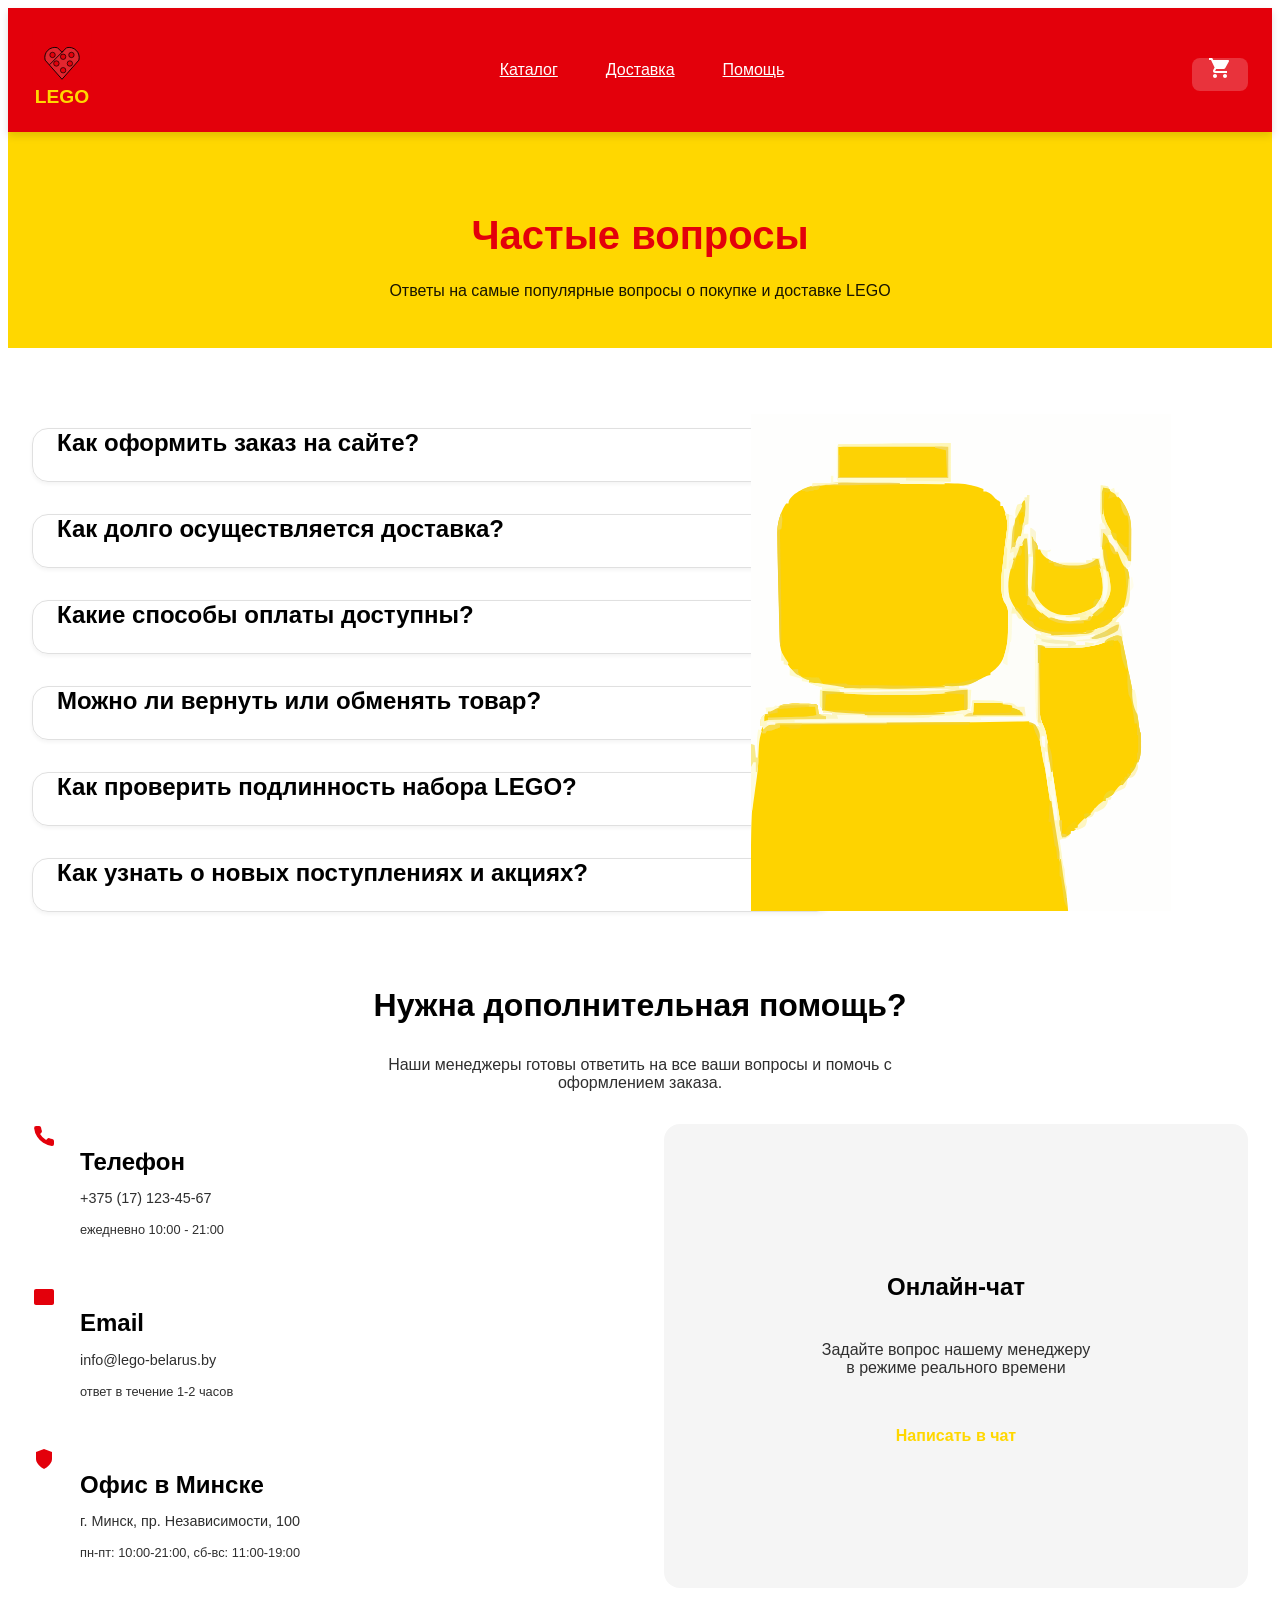
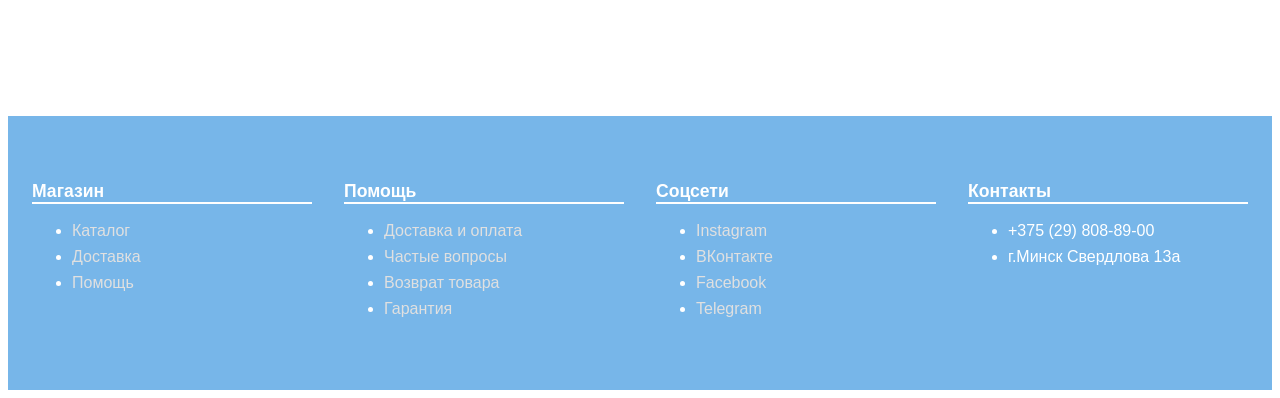
<file: help.html>
<!DOCTYPE html>
<html lang="ru">
<head>
    <meta charset="UTF-8">
    <meta name="viewport" content="width=device-width, initial-scale=1.0">
    <title>Помощь - Интернет-магазин LEGO Беларусь</title>
    <link rel="stylesheet" href="styles/main.css">

</head>
<body class="page-help">
    <!--Хедер-->
      <header class="header">
        <div class="container header-inner">
            <a href="index.html" class="header-logo">
              <svg width="60" height="54" viewBox="0 0 260 240" xmlns="http://www.w3.org/2000/svg">
                    <rect width="260" height="240" fill="#e3000b" />
                    <path d="M130 210 L55 125 A45 45 0 0 1 110 70 L130 90 L150 70 A45 45 0 0 1 205 125 Z" fill="#e3262f" stroke="#000" stroke-width="4"/>
                    <line x1="75" y1="145" x2="135" y2="85" stroke="#000" stroke-width="4"/>
                    <circle cx="88" cy="102" r="12" fill="#e3000b" stroke="#000" stroke-width="3"/>
                    <circle cx="172" cy="102" r="12" fill="#e3000b" stroke="#000" stroke-width="3"/>
                    <circle cx="135" cy="110" r="12" fill="#e3000b" stroke="#000" stroke-width="3"/>
                    <circle cx="165" cy="140" r="12" fill="#e3000b" stroke="#000" stroke-width="3"/>
                    <circle cx="135" cy="170" r="12" fill="#e3000b" stroke="#000" stroke-width="3"/>
                    <circle cx="105" cy="140" r="12" fill="#e3000b" stroke="#000" stroke-width="3"/>
                </svg>
                <span class="logo">LEGO</span>
            </a>


            <nav class="header-nav">
                <a href="catalog.html" class="header-nav-link">Каталог</a>
                <a href="delivery.html" class="header-nav-link">Доставка</a>
                <a href="help.html" class="header-nav-link active">Помощь</a>
            </nav>

            <div class="header-actions">
                <a href="cart.html" class="header-cart">
                    <svg viewBox="0 0 24 24" xmlns="http://www.w3.org/2000/svg" aria-hidden="true">
                        <path d="M7 18c-1.1 0-1.99.9-1.99 2S5.9 22 7 22s2-.9 2-2-.9-2-2-2zM1 2v2h2l3.6 7.59-1.35 2.45c-.16.28-.25.61-.25.96 0 1.1.9 2 2 2h12v-2H7.42c-.14 0-.25-.11-.25-.25l.03-.12.9-1.63h7.45c.75 0 1.41-.41 1.75-1.03l3.58-6.49c.08-.14.12-.31.12-.48 0-.55-.45-1-1-1H5.21l-.94-2H1zm16 16c-1.1 0-1.99.9-1.99 2s.89 2 1.99 2 2-.9 2-2-.9-2-2-2z"/>
                    </svg>
                    <span class="header-cart-count" id="cart-count">0</span>
                </a>
            </div>
        </div>
    </header>

    <main class="main">
        <!--Главный баннер-->
        <section class="page-header">
            <div class="container">
                <h1>Частые вопросы</h1>
                <p>Ответы на самые популярные вопросы о покупке и доставке LEGO</p>
            </div>
        </section>

        <!--Вопросы-->
        <section class="catalog" style="position: relative;">
            <div class="container">
                <h2 id="faq-title" class="sr-only">Частые вопросы</h2>
                
                <div class="catalog-grid" style="grid-template-columns: 1fr;">
                    
                    <div class="faq-card">
                        <div class="card-body">
                            <button class="question-toggle" aria-expanded="false">
                                <h3 class="card-title" style="margin-bottom: 0;">Как оформить заказ на сайте?</h3>
                                <svg class="chevron" viewBox="0 0 24 24" width="24" height="24" aria-hidden="true">
                                    <path fill="currentColor" d="M7 10l5 5 5-5z"/>
                                </svg>
                            </button>
                            <div class="question-content">
                                <p>
                                    1. Добавьте нужные наборы в корзину<br>
                                    2. Перейдите в корзину и проверьте выбранные товары<br>
                                    3. Укажите свои контактные данные и адрес доставки<br>
                                    4. Выберите способ оплаты<br>
                                    5. Подтвердите заказ<br>
                                    Наш менеджер свяжется с вами для подтверждения деталей.
                                </p>
                            </div>
                        </div>
                    </div>

                    <div class="faq-card">
                        <div class="card-body">
                            <button class="question-toggle" aria-expanded="false">
                                <h3 class="card-title" style="margin-bottom: 0;">Как долго осуществляется доставка?</h3>
                                <svg class="chevron" viewBox="0 0 24 24" width="24" height="24" aria-hidden="true">
                                    <path fill="currentColor" d="M7 10l5 5 5-5z"/>
                                </svg>
                            </button>
                            <div class="question-content">
                                <p>
                                    <strong>По Минску:</strong> 1-2 рабочих дня<br>
                                    <strong>По областям Беларуси:</strong> 2-5 рабочих дней<br><br>
                                    Сроки могут незначительно увеличиваться в праздничные дни и период высокого спроса.
                                </p>
                            </div>
                        </div>
                    </div>

                    <div class="faq-card">
                        <div class="card-body">
                            <button class="question-toggle" aria-expanded="false">
                                <h3 class="card-title" style="margin-bottom: 0;">Какие способы оплаты доступны?</h3>
                                <svg class="chevron" viewBox="0 0 24 24" width="24" height="24" aria-hidden="true">
                                    <path fill="currentColor" d="M7 10l5 5 5-5z"/>
                                </svg>
                            </button>
                            <div class="question-content">
                                <p>
                                    • Банковские карты (Visa, Mastercard, Белкарт)<br>
                                    • Система ЕРИП<br>
                                    • Наложенный платеж (при получении через почту)<br>
                                    • Оплата наличными или картой при самовывозе
                                </p>
                            </div>
                        </div>
                    </div>

                    <div class="faq-card">
                        <div class="card-body">
                            <button class="question-toggle" aria-expanded="false">
                                <h3 class="card-title" style="margin-bottom: 0;">Можно ли вернуть или обменять товар?</h3>
                                <svg class="chevron" viewBox="0 0 24 24" width="24" height="24" aria-hidden="true">
                                    <path fill="currentColor" d="M7 10l5 5 5-5z"/>
                                </svg>
                            </button>
                            <div class="question-content">
                                <p>
                                    Да, в соответствии с законодательством Республики Беларусь, вы можете вернуть товар в течение 14 дней с момента получения, если он не подошел или имеет заводской брак. Товар должен быть в полной комплектации с оригинальной упаковкой. Обмен возможен при наличии соответствующего товара на складе.
                                </p>
                            </div>
                        </div>
                    </div>

                    <div class="faq-card">
                        <div class="card-body">
                            <button class="question-toggle" aria-expanded="false">
                                <h3 class="card-title" style="margin-bottom: 0;">Как проверить подлинность набора LEGO?</h3>
                                <svg class="chevron" viewBox="0 0 24 24" width="24" height="24" aria-hidden="true">
                                    <path fill="currentColor" d="M7 10l5 5 5-5z"/>
                                </svg>
                            </button>
                            <div class="question-content">
                                <p>
                                    Все наши наборы LEGO - 100% оригиналы. Проверить подлинность можно по:<br>
                                    • Качеству печати и сборки<br>
                                    • Наличию голограммы на коробке<br>
                                    • Штрих-коду и логотипам LEGO<br>
                                    • Сертификату качества, который мы предоставляем<br><br>
                                    Мы гарантируем подлинность всей продаваемой продукции.
                                </p>
                            </div>
                        </div>
                    </div>

                    <div class="faq-card">
                        <div class="card-body">
                            <button class="question-toggle" aria-expanded="false">
                                <h3 class="card-title" style="margin-bottom: 0;">Как узнать о новых поступлениях и акциях?</h3>
                                <svg class="chevron" viewBox="0 0 24 24" width="24" height="24" aria-hidden="true">
                                    <path fill="currentColor" d="M7 10l5 5 5-5z"/>
                                </svg>
                            </button>
                            <div class="question-content">
                                <p>
                                    Подписывайтесь на наши соцсети и оформляйте email-рассылку на сайте. Мы регулярно публикуем информацию о новых коллекциях, скидках и эксклюзивных предложениях.
                                </p>
                            </div>
                        </div>
                       </div>
                </div>
                
                <div class="hello" style="position: absolute; right: 8%; bottom:8%; display: flex; align-items: flex-end; justify-content: flex-end; pointer-events: none;">
                    <img src="assets/svg/hello.svg" style="width: 420px; height: auto;">
                </div>
            </div>
        </section>

        <!--Контакты-->
        <section class="contacts" style="padding-top: 0;">
            <div class="container">
                <h2 class="text-center mb-lg">Нужна дополнительная помощь?</h2>
                <p class="text-center mb-lg" style="color: var(--gray-dark); max-width: 600px; margin-left: auto; margin-right: auto;">
                    Наши менеджеры готовы ответить на все ваши вопросы и помочь с оформлением заказа.
                </p>
                <div class="contacts-grid">
                    <div class="contacts-info">
                        <div class="contacts-item">
                            <svg viewBox="0 0 24 24" fill="currentColor" width="24" height="24" aria-hidden="true">
                                <path d="M22 16.92v3a2 2 0 0 1-2.18 2 19.79 19.79 0 0 1-8.63-3.07 19.5 19.5 0 0 1-6-6 19.79 19.79 0 0 1-3.07-8.67A2 2 0 0 1 4.11 2h3a2 2 0 0 1 2 1.72 12.84 12.84 0 0 0 .7 2.81 2 2 0 0 1-.45 2.11L8.09 9.91a16 16 0 0 0 6 6l1.27-1.27a2 2 0 0 1 2.11-.45 12.84 12.84 0 0 0 2.81.7A2 2 0 0 1 22 16.92z"/>
                            </svg>
                            <div>
                                <h3 style="margin-bottom: 0.25rem;">Телефон</h3>
                                <p style="font-size: 0.9rem; color: var(--gray-dark);">+375 (17) 123-45-67</p>
                                <p style="font-size: 0.8rem; color: var(--gray-dark);">ежедневно 10:00 - 21:00</p>
                            </div>
                        </div>
                        <div class="contacts-item">
                            <svg viewBox="0 0 24 24" fill="currentColor" width="24" height="24" aria-hidden="true">
                                <path d="M4 4h16c1.1 0 2 .9 2 2v12c0 1.1-.9 2-2 2H4c-1.1 0-2-.9-2-2V6c0-1.1.9-2 2-2z"/>
                                <polyline points="22,6 12,13 2,6"/>
                            </svg>
                            <div>
                                <h3 style="margin-bottom: 0.25rem;">Email</h3>
                                <p style="font-size: 0.9rem; color: var(--gray-dark);">info@lego-belarus.by</p>
                                <p style="font-size: 0.8rem; color: var(--gray-dark);">ответ в течение 1-2 часов</p>
                            </div>
                        </div>
                        <div class="contacts-item">
                            <svg viewBox="0 0 24 24" fill="currentColor" width="24" height="24" aria-hidden="true">
                                <path d="M12 22s8-4 8-10V5l-8-3-8 3v7c0 6 8 10 8 10z"/>
                            </svg>
                            <div>
                                <h3 style="margin-bottom: 0.25rem;">Офис в Минске</h3>
                                <p style="font-size: 0.9rem; color: var(--gray-dark);">г. Минск, пр. Независимости, 100</p>
                                <p style="font-size: 0.8rem; color: var(--gray-dark);">пн-пт: 10:00-21:00, сб-вс: 11:00-19:00</p>
                            </div>
                        </div>
                    </div>
                    <div class="contacts-map" style="background: var(--gray-light); border-radius: var(--radius-lg); padding: var(--spacing-lg); display: flex; flex-direction: column; justify-content: center; align-items: center; text-align: center;">
                        <h3 style="text-align: center; margin-bottom: var(--spacing-md);">Онлайн-чат</h3>
                        <p style="color: var(--gray-dark); margin-bottom: var(--spacing-lg);">
                            Задайте вопрос нашему менеджеру<br>
                            в режиме реального времени
                        </p>
                        <a href="https://www.lego.com/service/contact-us" class="btn btn--primary" target="_blank" rel="noopener noreferrer">
                            Написать в чат
                        </a>
                    </div>
                </div>
            </div>
        </section>
    </main>

    <!-- Footer placeholder -->
    <div id="footer-placeholder"></div>

    <!--JavaScript-->
    <script src="scripts/main.js" defer></script>
</body>
</html>
</file>
<file: styles/main.css>
:root {
    --primary-yellow: #FFD700;
    --primary-red: #E3000B;
    --dark-gray: #77b6e9;
    --gray-light: #F5F5F5;
    --gray-medium: #E0E0E0;
    --gray-dark: #2F2F2F;
    --spacing-xs: 0.5rem;
    --spacing-sm: 1rem;
    --spacing-md: 1.5rem;
    --spacing-lg: 2rem;
    --spacing-xl: 3rem;
    --spacing-xxl: 5rem;
    --radius-sm: 4px;
    --radius-md: 8px;
    --radius-lg: 16px;
    --radius-full: 50%;
}
body {
    font-family: 'Segoe UI', 'Roboto', 'Helvetica Neue', Arial, sans-serif;
}

a {
    color: var(--primary-yellow);
}

a:hover {
    color: #b39500;
}

button {
    font-family: 'Segoe UI', 'Roboto', 'Helvetica Neue', Arial, sans-serif;
    font-weight: 600;
    border-radius: var(--radius-md);
    transition: all 0.3s ease;
}

button:hover {
    transform: translateY(-2px);
    box-shadow: 0 4px 8px rgba(0, 0, 0, 0.12);
}

h1 {
    font-size: 2.5rem;
}

h2 {
    font-size: 2rem;
}

h3 {
    font-size: 1.5rem;
}

p {
    margin-bottom: var(--spacing-sm);
}

.text-center {
    text-align: center;
}
.container {
    max-width: 1440px;
    margin: 0 auto;
    padding: 0 var(--spacing-md);
}

.header {
    background: var(--primary-red);
    padding: var(--spacing-md) 0;
    position: sticky;
    top: 0;
    box-shadow: 0 4px 8px rgba(0, 0, 0, 0.12);
    z-index: 1000;
}

.header-inner {
    display: flex;
    align-items: center;
    justify-content: space-between;
    flex-wrap: wrap;
}
.header-logo{
    text-decoration: none;
    color: var(--primary-yellow);
    font-weight: 900;
    text-align: center;
    font-size: larger;
    display: inline;
}


.header-nav-link {
    color: white;
    padding: var(--spacing-xs) var(--spacing-sm);
    border-radius: var(--radius-sm);
}

@media (min-width: 768px) {
    .header-nav {
        display: flex;
        gap: var(--spacing-lg);
    }
}
.header-cart {
    position: relative;
    background: rgba(255, 255, 255, 0.2);
    padding: var(--spacing-xs) var(--spacing-sm);
    border-radius: var(--radius-md);
}
.header-cart svg {
    width: 24px;
    height: 24px;
    fill: white;
}

.header-cart-count {
    position: absolute;
    top: -8px;
    right: -8px;
    background: var(--primary-yellow);
    color: black;
    font-size: 0.75rem;
    font-weight: 700;
    width: 20px;
    height: 20px;
    border-radius: var(--radius-full);
    display: flex;
    align-items: center;
    justify-content: center;
    display: none;
}

.header-mobile-toggle {
    display: flex;
    flex-direction: column;
    gap: 4px;
    background: none;
    border: none;
    padding: var(--spacing-xs);
}

.header-mobile-toggle span {
    width: 24px;
    height: 2px;
    background: black;
    border-radius: 2px;
}
.header-nav {
    position: absolute;
    top: 100%;
    left: 0;
    right: 0;
    background: linear-gradient(135deg, var(--primary-yellow) 0%, var(--primary-red) 100%);
    padding: var(--spacing-md);
    flex-direction: column;
    gap: var(--spacing-sm);
    box-shadow: 0 4px 8px rgba(0, 0, 0, 0.12);
    display: none;
}

@media (min-width: 768px) {
    .header-mobile-toggle {
        display: none;
    }
}

.header-nav.active {
    display: flex;
}

.header-logo svg {
    display: block;
}

@media (min-width: 768px) {
    .header-nav {
        position: static;
        background: transparent;
        padding: 0;
        box-shadow: none;
        flex-direction: row;
        display: flex !important;
    }
}
.footer {
    background: var(--dark-gray);
    color: white;
    padding: var(--spacing-xl) 0 var(--spacing-md);
    margin-top: var(--spacing-xxl);
}

.footer-grid {
    display: grid;
    grid-template-columns: 1fr;
    gap: var(--spacing-lg);
}
.footer a{
    text-decoration: none;
}
@media (min-width: 768px) {
    .footer-grid {
        grid-template-columns: repeat(4, 1fr);
    }
}

.footer-section-title {
    color: white;
    font-size: 1.1rem;
    border-bottom: 2px solid white;
}

.footer-links li {
    margin-bottom: var(--spacing-xs);
      text-decoration: none;
}

.footer-links a {
    color: var(--gray-medium);
    display: inline-flex;
    align-items: center;
    gap: 0.5rem;
    transition: color 0.2s ease;
}

.footer-links a:hover {
    color: var(--primary-yellow);
}

.footer-social {
    display: flex;
    gap: var(--spacing-md);
}

.footer-social a svg {
    flex-shrink: 0;
    transition: transform 0.2s ease;
}

.footer-social a:hover svg {
    transform: scale(1.15);
}

.footer-contact-item {
    margin-bottom: var(--spacing-md);
    color: var(--gray-medium);
    display: flex;
    align-items: center;
    gap: 0.5rem;
}

.footer-section {
    margin-bottom: var(--spacing-lg);
}

.footer-bottom {
    margin-top: var(--spacing-xl);
    padding-top: var(--spacing-md);
    border-top: 1px solid var(--gray-medium);
    text-align: center;
    color: var(--gray-medium);
    font-size: 0.9rem;
}
.category-card {
    border: 2px solid var(--gray-medium);
    border-radius: var(--radius-lg);
    padding: var(--spacing-lg);
    text-align: center;
    transition: border-color 0.3s ease, box-shadow 0.3s ease, transform 0.3s ease;
}

.category-card:hover {
    border-color: var(--primary-yellow);
    box-shadow: 0 8px 16px rgba(0, 0, 0, 0.12);
    transform: translateY(-4px);
}

.category-card p {
    color: var(--gray-dark);
    margin-bottom: var(--spacing-md);
}

/* Sections */
.categories-section,
.featured-section,
.advantages-section,
.news-section {
    padding: var(--spacing-xxl);
}


.advantages-section .catalog-grid {
    display: grid;
    grid-template-columns: repeat(4, 1fr);
    gap: var(--spacing-lg);
    max-width: 1200px;
    margin-left: auto;
    margin-right: auto;
}
.advantages-section .card {
    border: 2px solid var(--gray-medium);
    border-radius: var(--radius-lg);
    transition: border-color 0.3s ease, box-shadow 0.3s ease;
}

.advantages-section .card:hover {
    border-color: var(--primary-yellow);
}

@media (max-width: 1024px) {
    .advantages-section .catalog-grid {
        grid-template-columns: repeat(2, 1fr);
    }
}

@media (max-width: 640px) {
    .advantages-section .catalog-grid {
        grid-template-columns: 1fr;
    }
}

/* News Accordion */
.news-accordion {
    display: grid;
    grid-template-columns: repeat(3, 1fr);
    gap: var(--spacing-sm);
    width: 100%;
}

@media (max-width: 1024px) {
    .news-accordion {
        grid-template-columns: repeat(2, 1fr);
    }
}

@media (max-width: 640px) {
    .news-accordion {
        grid-template-columns: 1fr;
    }
}
.news-card {
    border: 1.2px solid var(--gray-medium);
    border-radius: var(--radius-md);
    overflow: hidden;
    transition: all 3s ease;
    max-height: 60px;
}

.news-card-header {
    display: flex;
    justify-content: center;
    padding: var(--spacing-md);
    padding-bottom: 0;
}

.news-card-title {
    font-size: 1.2rem;
    font-weight: 700;
    color: var(--dark-gray);
    margin: 0 auto;
    line-height: 1.3;
}
.news-card-body {
    overflow: hidden;
}

.news-card-body p {
    text-indent: 2rem;
    line-height: 1.6;
    padding-left: 2rem;
    padding-right: 2rem;
}
.news-column {
    padding: var(--spacing-xl);
    border-radius: var(--radius-lg);
    box-shadow: 0 4px 12px rgba(0,0,0,0.05);
    display: flex;
    flex-direction: column;

}

.news-card:hover {
    border-color: var(--primary-red);
    max-height: 1000px;
    transition-duration: 3s;
}
/* Base Button - utility classes */
.btn,.btn-primary{
    gap: var(--spacing-sm);
    padding: var(--spacing-sm) var(--spacing-lg);
    font-weight: 600;
    font-size: 1rem;
    border-radius: var(--radius-md);
    border: 2px solid transparent;
    text-decoration: none;
    transition: all 1s ease;
}
.btn-primary{
    background-color: var(--primary-red);
}
body.page-help section.catalog .catalog-grid {
    max-width: 800px;
    margin-left: 0;
    margin-right: auto;
}
body.page-help section.catalog .faq-card {
    border: 1px solid var(--gray-medium);
    border-radius: var(--radius-lg);
    transition: border-color 0.7s ease, box-shadow 0.7s ease;
    overflow: hidden;
    box-shadow: 0 2px 4px rgba(0, 0, 0, 0.05);
}
body.page-help section.catalog .faq-card:hover {
    border-color: var(--primary-yellow);
    box-shadow: 0 8px 16px rgba(0, 0, 0, 0.12);
}

body.page-help section.catalog .faq-card:hover {
    border-color: var(--primary-yellow);
    box-shadow: 0 8px 16px rgba(0, 0, 0, 0.12);
}
body.page-help section.catalog .question-toggle {
    width: 100%;
    display: flex;
    align-items: center;
    gap: var(--spacing-md);
    border: none;
    background: none;
    padding: 0;
    cursor: pointer;
    text-align: left;
}
body.page-help section.catalog .question-toggle .chevron {
    margin-left: auto;
}
body.page-help section.catalog .question-toggle .card-title {
    margin: 0;
    text-align: left;
    padding-left: var(--spacing-md);
    display: inline-flex;
    align-items: center;
    gap: var(--spacing-sm);
}
body.page-help section.catalog .question-toggle svg {
    transition: transform 0.3s ease;
    flex-shrink: 0;
}
body.page-help section.catalog .question-toggle[aria-expanded="true"] .chevron {
    transform: rotate(180deg);
}
body.page-help section.catalog .question-content {
    max-height: 0;
    overflow: hidden;
    transition: max-height 0.5s ease-in-out;
    margin-top: var(--spacing-md);
}
body.page-help section.catalog .question-content p {
    color: var(--gray-dark);
    line-height: 1.6;
    margin-bottom: 0;
    text-align: left;
    padding-left: var(--spacing-md);
    padding-right: var(--spacing-md);
}

.section-title {
    font-size: 2rem;
    color: black;
    margin-bottom: var(--spacing-lg);
    border-bottom: 4px solid var(--primary-red);
    padding-bottom: var(--spacing-xs);
    display: inline-block;
}

/* History Column (Right Column) */


.history-content {
    background: #fff;
    padding: var(--spacing-xl);
    border-radius: var(--radius-lg);
    box-shadow: 0 10px 30px rgba(0, 0, 0, 0.05);
}

.history-text p {
    font-size: 1.05rem;
    line-height: 1.8;
    color: #444;
    margin-bottom: var(--spacing-md);
}

.history-text p:first-of-type::first-letter {
    font-size: 3.5rem;
    font-weight: bold;
    color: var(--primary-yellow);
    float: left;
    line-height: 0.8;
    margin-right: 8px;
    margin-top: 4px;
}
.product-card {
    border: 2px solid var(--gray-medium);
    border-radius: var(--radius-lg);
    transition: border-color 0.3s ease, box-shadow 0.3s ease;
}

.product-card:hover {
    border-color: var(--primary-yellow);
    box-shadow: 0 8px 16px rgba(0, 0, 0, 0.12);
}

.product-image {
    align-self: center;
    width: 90%;
    height: 200px;
    object-fit: contain;
}

.product-card h3 {
    margin: var(--spacing-md) var(--spacing-md) 0;
    font-size: 1rem;
}

.product-card .price {
    margin: var(--spacing-xs) var(--spacing-md);
    font-size: 1.1rem;
    font-weight: 700;
    color: var(--primary-red);
}

.product-card .add-to-cart {
    margin-top: auto;
    align-self: center;
    background: var(--primary-yellow);
    color: black;
    border: none;
    padding: 0.5rem 1rem;
    font-weight: 600;
    font-size: 0.875rem;
    border-radius: var(--radius-md);
    cursor: pointer;
    transition: all 0.3s ease;
    margin-left: 0;
    margin-right: 0;
    margin-bottom: var(--spacing-md);
    min-width: 140px;
}

.product-card .add-to-cart:hover {
    background: #e6c200;
    transform: translateY(-2px);
    box-shadow: 0 4px 8px rgba(0, 0, 0, 0.12);
}


.product-card .add-to-cart.in-cart {
    background: #28a745;
    color: white;
    cursor: default;
}
/* Hero Section */
.hero {
    background: var(--primary-yellow);
    padding: var(--spacing-xxl) 0;
}

.hero-container {
    max-width: 1440px;
    margin: 0 auto;
    padding: 0 var(--spacing-md);
    display: flex;
    justify-content: space-between;
    gap: var(--spacing-xl);
    flex-wrap: wrap;
}

.hero-content {
    flex: 1;
    padding: var(--spacing-lg);
    text-align: left;
}
.hero-image{
    flex: auto;
}

.hero-title {
    color: var(--primary-red);
    font-size: 2rem;
    margin-bottom: var(--spacing-md);
}

@media (min-width: 768px) {
    .hero-title {
        font-size: 3rem;
    }
}

.hero-subtitle {
    font-size: 1.1rem;
    max-width: 600px;
    margin: 0 0 var(--spacing-lg);
    opacity: 0.9;
    text-align: left;
}

.hero-cta {
    display: flex;
    flex-direction: column;
    gap: var(--spacing-sm);
    align-items: flex-start;
}

@media (min-width: 320px) {
    .hero-cta {
        flex-direction: row;
        justify-content: flex-start;
        gap: var(--spacing-md);
        align-items: flex-start;
    }
}

.hero-image {
    flex: 0 0 auto;
    display: flex;
    align-items: center;
}

.shop, .shop2 {
    border-radius: 50%;
    width: 250px;
    height: 250px;
    max-height: 400px;
    max-width: 100%;
    object-fit: cover;
}
.shop2{
    right:12%;
    position: relative;
    width: 350px;
    height: 350px;
    object-fit: cover;
}
@media (max-width: 1024px) {
    .shop2 {
        display: none;
    }
}
.page-header {
    background: var(--primary-yellow);
    padding: var(--spacing-xl) 0;
    text-align: center;
}

.page-header h1 {
    color: var(--primary-red);
    margin-bottom: var(--spacing-md);
}

.page-header p {
    max-width: 600px;
    margin: 0 auto;
    opacity: 0.9;
}

.catalog {
    padding: var(--spacing-xl) 0;
}

.catalog-header {
    display: flex;
    align-items: center;
    justify-content: space-between;
    margin-bottom: var(--spacing-lg);
    flex-wrap: wrap;
    gap: var(--spacing-md);
}

.catalog-title {
    flex: 1;
}

.catalog-filters {
    display: flex;
    gap: var(--spacing-sm);
    flex-wrap: wrap;
}

.catalog-grid {
    display: grid;
    grid-template-columns: repeat(auto-fill, minmax(250px, 1fr));
    gap: var(--spacing-lg);
}
.form-select {
    padding: var(--spacing-sm) var(--spacing-md);
    border: 1px solid var(--gray-medium);
    border-radius: var(--radius-md);
    background-color: white;
    font-family: 'Segoe UI', 'Roboto', 'Helvetica Neue', Arial, sans-serif;
    font-size: 1rem;
    color: black;
    transition: border-color 0.3s ease;
}

.form-select:focus {
    outline: none;
    border-color: var(--primary-yellow);
    box-shadow: 0 0 0 2px rgba(255, 215, 0, 0.1);
}
.cart {
    padding: var(--spacing-xl) 0;
}

.cart-empty {
    text-align: center;
    padding: var(--spacing-xxl) 0;
    display: flex;
    flex-direction: column;
    align-items: center;
    gap: var(--spacing-md);
}

.cart-empty svg {
    width: 120px;
    height: 120px;
    fill: var(--gray-medium);
}

.cart-table {
    width: 60%;
    border-collapse: collapse;
}
@media (max-width: 1024px) {
    .cart-table {
        width: 30%;
        padding:0;
        gap:0;
    }
     .cart-table th,
    .cart-table td {
        padding: var(--spacing-sm);
    }
    
    /* Меньше отступы у корзины */
    .cart {
        padding: var(--spacing-md) 0;
    }
    
    /* Меньше отступы у блока суммы */
    .cart-summary {
        padding: var(--spacing-md);
    }
    
    /* Меньше отступы между строками суммы */
    .cart-summary-row {
        margin-bottom: var(--spacing-xs);
    }
}
.cart-table th {
    text-align: left;
    padding: var(--spacing-md);
    border-bottom: 2px solid var(--gray-medium);
    font-weight: 600;
}

.cart-table td {
    padding: var(--spacing-md);
    border-bottom: 1px solid var(--gray-light);
    vertical-align: middle;
}

.cart-table img {
    width: 80px;
    height: 80px;
    object-fit: cover;
    border-radius: var(--radius-md);
}

.cart-product-name {
    font-weight: 600;
    display: block;
    margin-bottom: var(--spacing-xs);
}

.cart-product-category {
    font-size: 0.875rem;
    color: var(--gray-dark);
}

.cart-quantity-controls {
    display: flex;
    align-items: center;
    gap: var(--spacing-xs);
}

.cart-quantity-btn {
    width: 32px;
    height: 32px;
    border: 1px solid var(--gray-medium);
    background:white;
    border-radius: var(--radius-sm);
    display: flex;
    align-items: center;
    justify-content: center;
}

.cart-quantity-btn:hover {
    background: var(--gray-light);
}

.cart-remove-btn {
    color: var(--primary-red);
    background: none;
    border: none;
    padding: var(--spacing-xs);
}

.cart-remove-btn:hover {
    text-decoration: underline;
}

.cart-summary {
    margin-top: var(--spacing-xl);
    max-width: 400px;
    margin-left: auto;
    background: var(--gray-light);
    padding: var(--spacing-lg);
    border-radius: var(--radius-lg);
}
.cart-summary-row {
    display: flex;
    justify-content: space-between;
    margin-bottom: var(--spacing-sm);
}

.cart-summary-total {
    font-size: 1.5rem;
    font-weight: 700;
    color: var(--primary-red);
    border-top: 2px solid var(--gray-medium);
}
.contacts {
    padding: var(--spacing-xl) 0;
}

.contacts-grid {
    display: grid;
    grid-template-columns: 1fr;
    gap: var(--spacing-xl);
}

@media (min-width: 1024px) {
    .contacts-grid {
        grid-template-columns: 1fr 1fr;
    }
}

.contacts-info {
    display: flex;
    flex-direction: column;
    gap: var(--spacing-lg);
}

.contacts-item {
    display: flex;
    align-items: flex-start;
    gap: var(--spacing-md);
}

.contacts-item svg {
    width: 24px;
    height: 24px;
    fill: var(--primary-red);
    flex-shrink: 0;
}

.contacts-map {
    min-height: 400px;
    background: var(--gray-light);
    border-radius: var(--radius-lg);
}
.contact-form {
    max-width: 500px;
}

.form-group input,
.form-group textarea {
    width: 100%;
    padding: 0.75rem;
    border: 1px solid var(--gray-medium);
    border-radius: 6px;
    font-family: inherit;
    font-size: 1rem;
    transition: border-color 0.2s ease, box-shadow 0.2s ease;
}

.mb-0 { margin-bottom: 0; }
.mb-sm { margin-bottom: var(--spacing-sm); }
.mb-md { margin-bottom: var(--spacing-md); }
.mb-lg { margin-bottom: var(--spacing-lg); }

.mt-sm { margin-top: var(--spacing-sm); }
.mt-md { margin-top: var(--spacing-md); }
.mt-lg { margin-top: var(--spacing-lg); }
.mt-xl { margin-top: var(--spacing-xl); }

/* Animations */
@keyframes fadeIn {
    from { opacity: 0; transform: translateY(20px); }
    to { opacity: 1; transform: translateY(0); }
}

@keyframes slideIn {
    from { transform: translateX(-100%); }
    to { transform: translateX(0); }
}

@keyframes spin {
    to { transform: rotate(360deg); }
}

.animate-fade-in {
    animation: fadeIn 0.6s ease forwards;
}

.animate-slide-in {
    animation: slideIn 0.4s ease forwards;
}

.spinner {
    width: 40px;
    height: 40px;
    border: 3px solid var(--gray-light);
    border-top-color: var(--primary-yellow);
    border-radius: 50%;
    animation: spin 1s linear infinite;
    margin: 0 auto var(--spacing-sm);
}
.sr-only {
    position: absolute;
    width: 1px;
    height: 1px;
    padding: 0;
    margin: -1px;
    overflow: hidden;
    clip: rect(0, 0, 0, 0);
    white-space: nowrap;
    border-width: 0;
}

*:focus-visible {
    outline: 3px solid var(--primary-yellow);
    outline-offset: 2px;
}
.product-card {
    background: white;
    border: 2px solid var(--gray-medium);
    border-radius: var(--radius-lg);
    overflow: hidden;
    transition: all 0.3s ease;
    cursor: pointer;
    display: flex;
    flex-direction: column;
    height: 100%;
}

.product-card:hover {
    border-color: var(--primary-yellow);
    box-shadow: 0 8px 16px rgba(0, 0, 0, 0.12);
    transform: translateY(-4px);
}

.product-card-image {
    width: 100%;
    height: 200px;
    object-fit: cover;
    background: var(--gray-light);
    transition: transform 0.3s ease;
}

.product-card:hover .product-card-image {
    transform: scale(1.05);
}

.product-card-content {
    padding: var(--spacing-md);
    flex: 1;
    display: flex;
    flex-direction: column;
}

.product-card-title {
    font-size: 1.1rem;
    font-weight: 700;
    margin-bottom: var(--spacing-xs);
    color: black;
    line-height: 1.3;
    min-height: 2.6rem;
}

.product-card-category {
    font-size: 0.85rem;
    color: var(--gray-dark);
    margin-bottom: var(--spacing-sm);
    text-transform: uppercase;
    letter-spacing: 0.5px;
}

.product-card-price {
    font-size: 1.35rem;
    font-weight: 700;
    color: var(--primary-red);
    margin-bottom: var(--spacing-md);
}
.product-card-button {
    margin-top: auto;
    background: var(--primary-yellow);
    color: black;
    border: none;
    padding: var(--spacing-sm);
    font-weight: 600;
    border-radius: var(--radius-md);
    cursor: pointer;
    transition: all 0.3s ease;
}

.product-card-button:hover {
    background: #e6c200;
    transform: translateY(-2px);
}
.catalog-grid {
    display: grid;
    grid-template-columns: repeat(auto-fill, minmax(280px, 1fr));
    gap: var(--spacing-lg);
    margin-top: var(--spacing-lg);
}
.featured-section .catalog-grid {
    text-decoration: none;
    display: grid;
    grid-template-columns: repeat(auto-fill, minmax(260px, 1fr));
    gap: var(--spacing-lg);
}
@media (max-width: 768px) {
    .catalog-grid {
        grid-template-columns: repeat(auto-fill, minmax(240px, 1fr));
        gap: var(--spacing-md);
    }
    
    .product-card-title {
        font-size: 1rem;
        min-height: auto;
    }
    
    .product-card-price {
        font-size: 1.2rem;
    }
}

@media (max-width: 480px) {
    .catalog-grid {
        grid-template-columns: 1fr;
        gap: var(--spacing-md);
    }
}
.card-image{
    width: 130px;
    height: 130px;
    object-fit: cover;
    border-radius: 50%;
}
/* Исправление для выравнивания карточек по центру */
.featured-section .catalog-grid {
    text-decoration: none;
    display: grid;
    grid-template-columns: repeat(auto-fill, minmax(260px, 1fr));
    gap: var(--spacing-lg);
    justify-items: center; /* Добавлено: центрирование карточек по горизонтали */
}

/* Убедитесь, что карточки сами по себе не растягиваются по ширине */
.featured-section .product-card {
    width: 100%;
    max-width: 280px; /* Ограничиваем максимальную ширину */
}

/* Для мобильных устройств */
@media (max-width: 768px) {
    .featured-section .catalog-grid {
        grid-template-columns: 1fr; /* Одна колонка на мобильных */
        justify-items: center; /* Центрирование карточек */
    }
    
    .featured-section .product-card {
        max-width: 100%;
        width: auto;
        min-width: 250px; /* Минимальная ширина на мобильных */
    }
}
/* Переопределяем отступы для секции с рекомендуемыми наборами */
.featured-section .container {
    padding-left: 0;
    padding-right: 0;
}

.featured-section .catalog-grid {
    display: grid;
    grid-template-columns: repeat(auto-fill, minmax(280px, 1fr));
    gap: var(--spacing-lg);
    justify-items: center;
    justify-content: center;
    margin: 0 auto;
    padding: 0 var(--spacing-md); /* Добавляем отступы только по бокам */
}

/* Для мобильных устройств */
@media (max-width: 768px) {
    .featured-section .catalog-grid {
        grid-template-columns: 1fr;
        justify-items: center;
        width: 100%;
    }
    
    .featured-section .product-card {
        width: 90%;
        max-width: 300px;
        margin: 0 auto;
    }
}
/* Полностью сбрасываем выравнивание для этой секции */
.featured-section {
    text-align: center;
}

.featured-section .catalog-grid {
    display: flex;
    flex-wrap: wrap;
    justify-content: center;
    align-items: center;
    gap: var(--spacing-lg);
    width: 100%;
    margin: 0;
    padding: 0;
}

.featured-section .product-card {
    flex: 0 0 auto;
    width: 280px;
    margin: 0;
}

@media (max-width: 768px) {
    .featured-section .product-card {
        width: 90%;
        max-width: 300px;
    }
} 
.categories-section .catalog-grid {
    display: flex;
    flex-wrap: wrap;
    justify-content: center;
    gap: var(--spacing-lg);
    padding: 0 var(--spacing-md);
}

.categories-section .category-card {
    width: 280px;
    flex-shrink: 0;
}

@media (max-width: 768px) {
    .categories-section .category-card {
        width: 90%;
        max-width: 300px;
        margin: 10px;
    }
}
@media (max-width: 1024px) {
    /* Скрываем цену и количество */
    .cart-table th:nth-child(2),
    .cart-table td:nth-child(3),
    .cart-table th:nth-child(3),
    .cart-table td:nth-child(2){
        display: none;
    }
    
    /* Показываем сумму и удаление */
    .cart-table th:nth-child(4),
    .cart-table th:nth-child(5),
    .cart-table td:nth-child(4),
    .cart-table td:nth-child(5) {
        display: table-cell;
    }
}
@media (max-width: 1024px) {
    .hello{
      display: none !important;
    }
}
</file>
